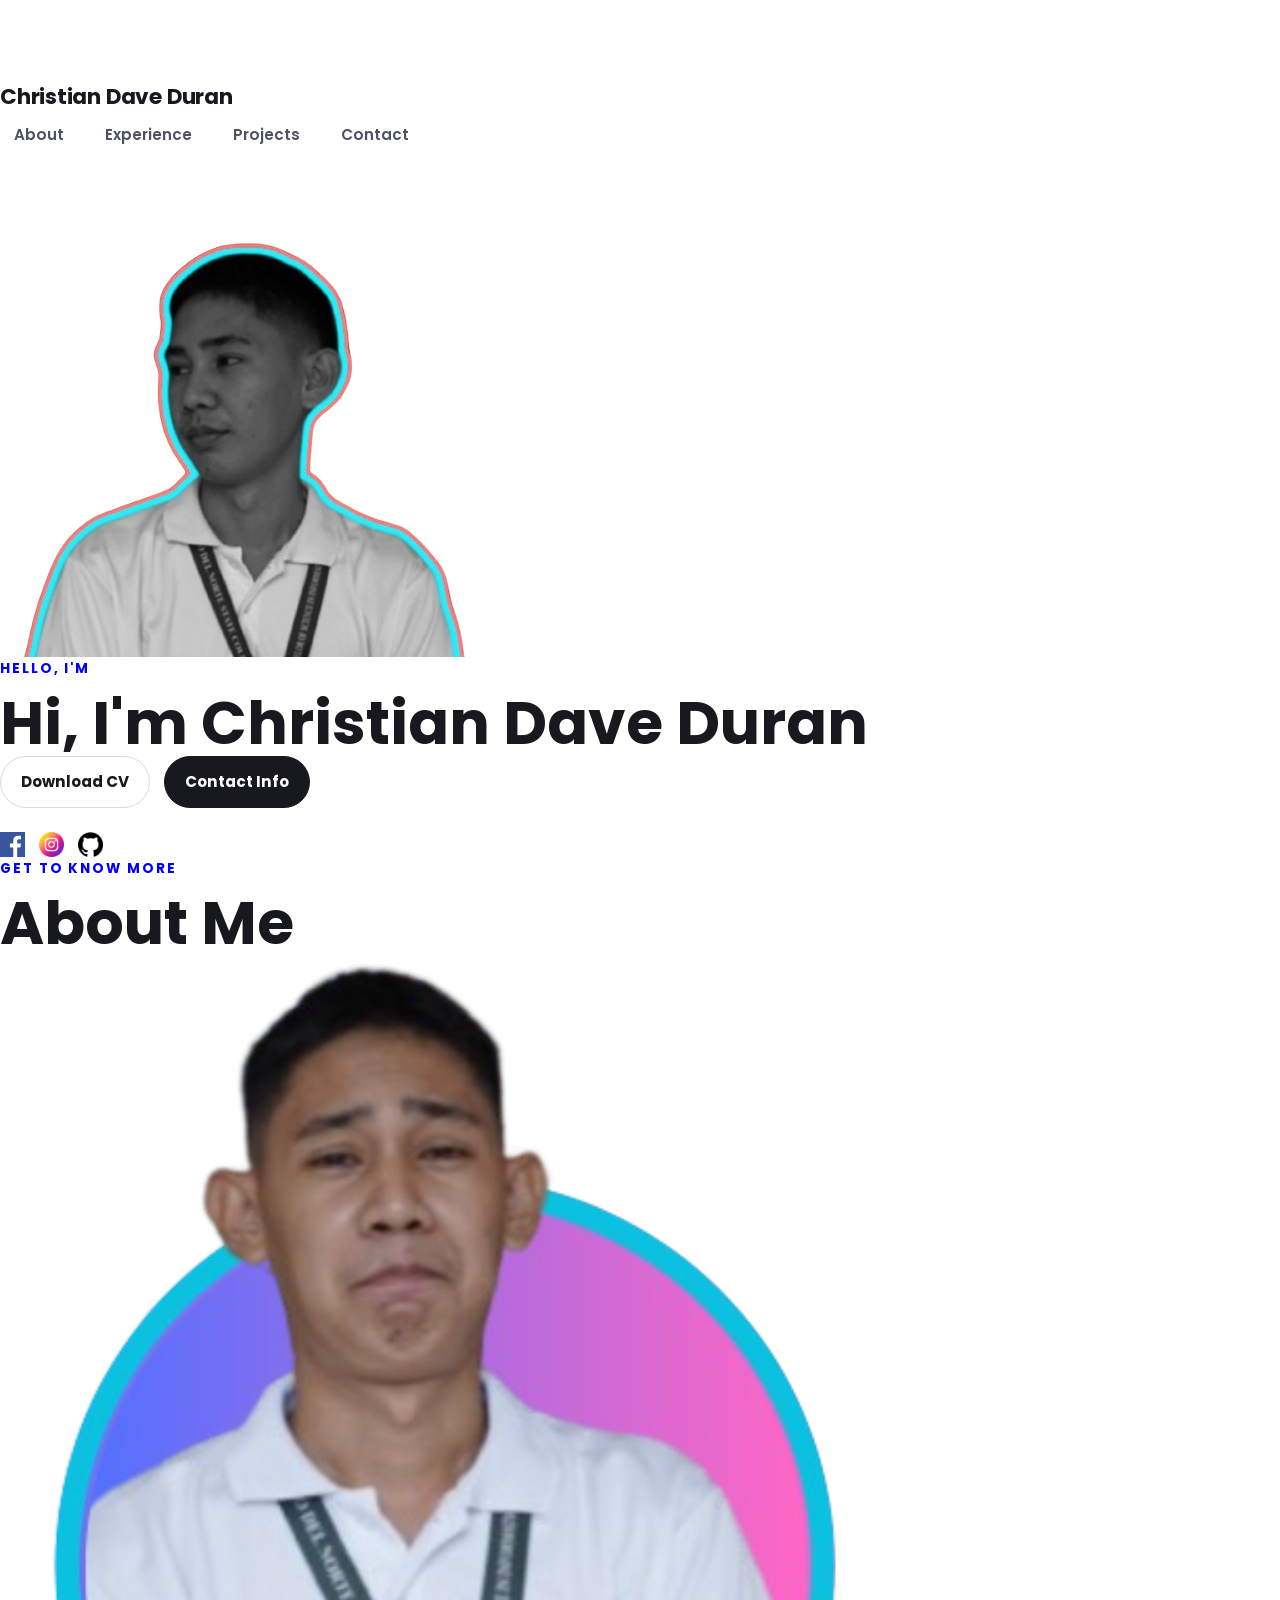
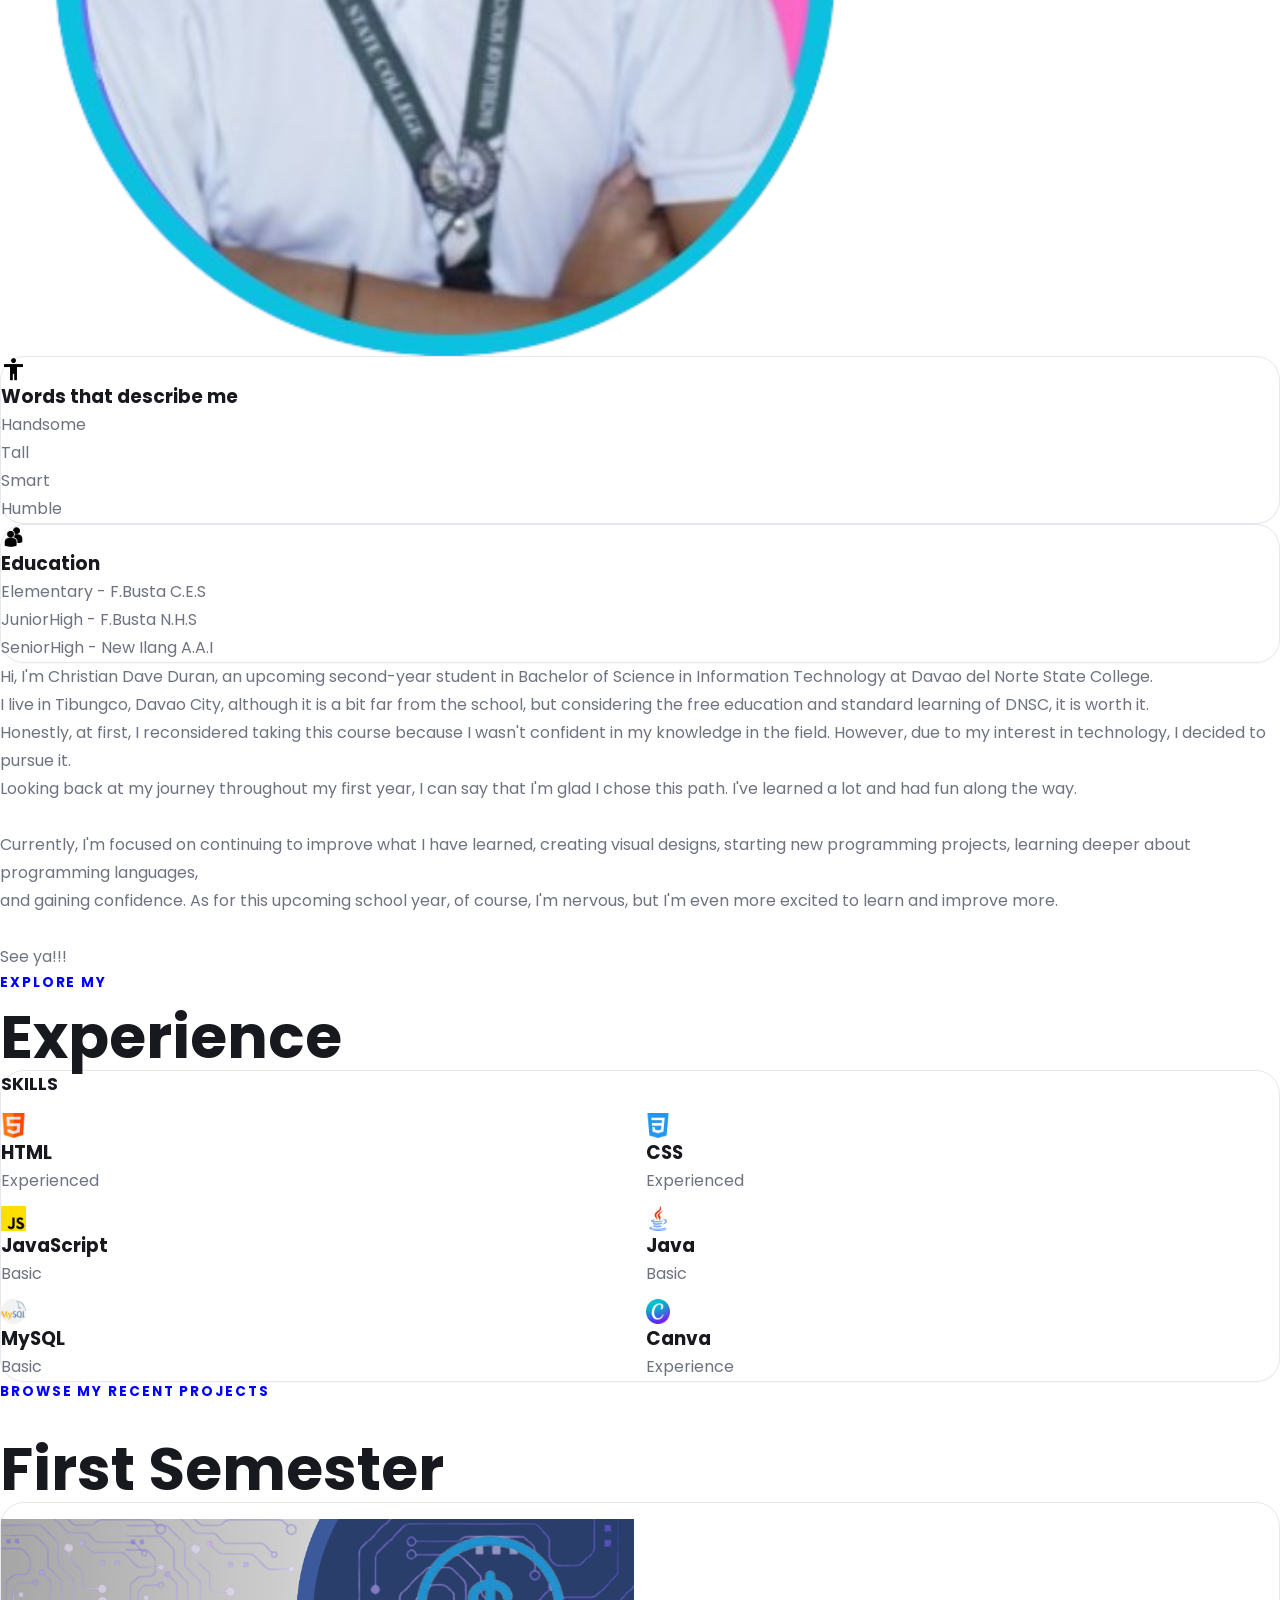
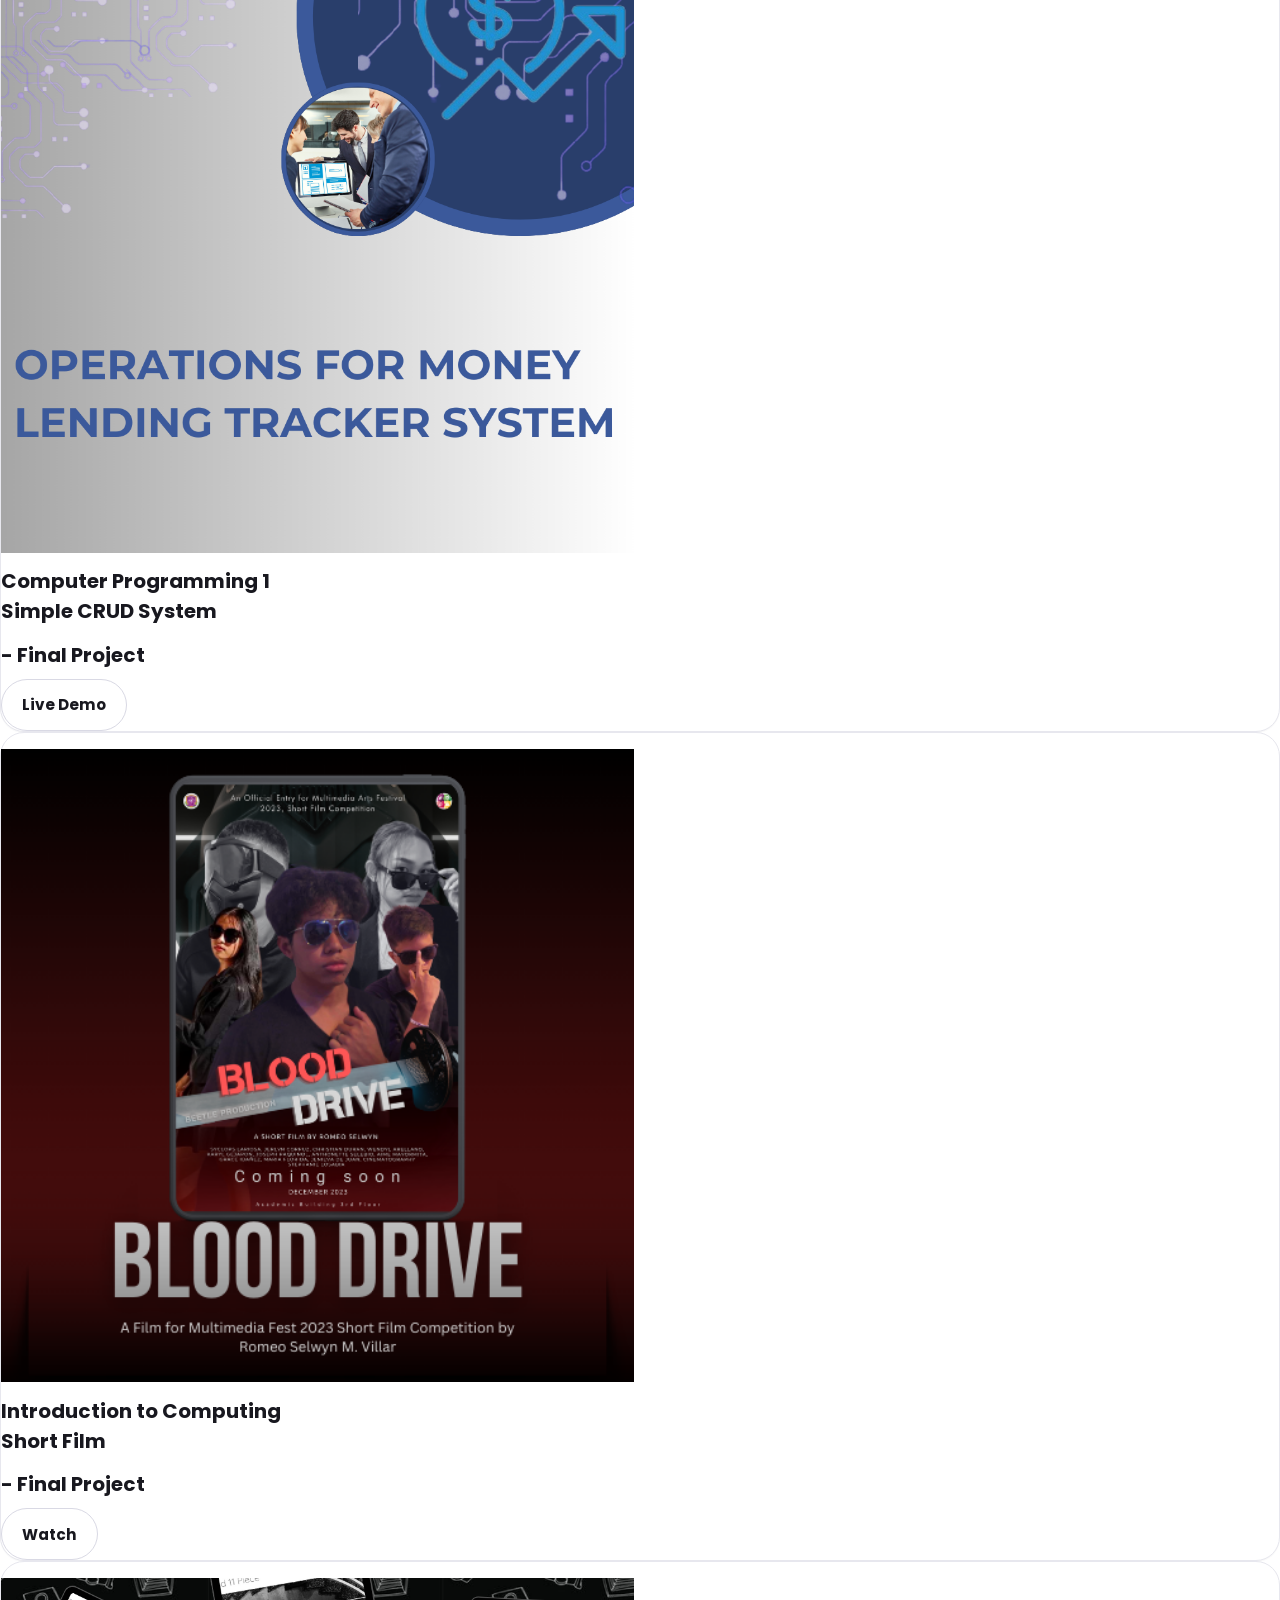
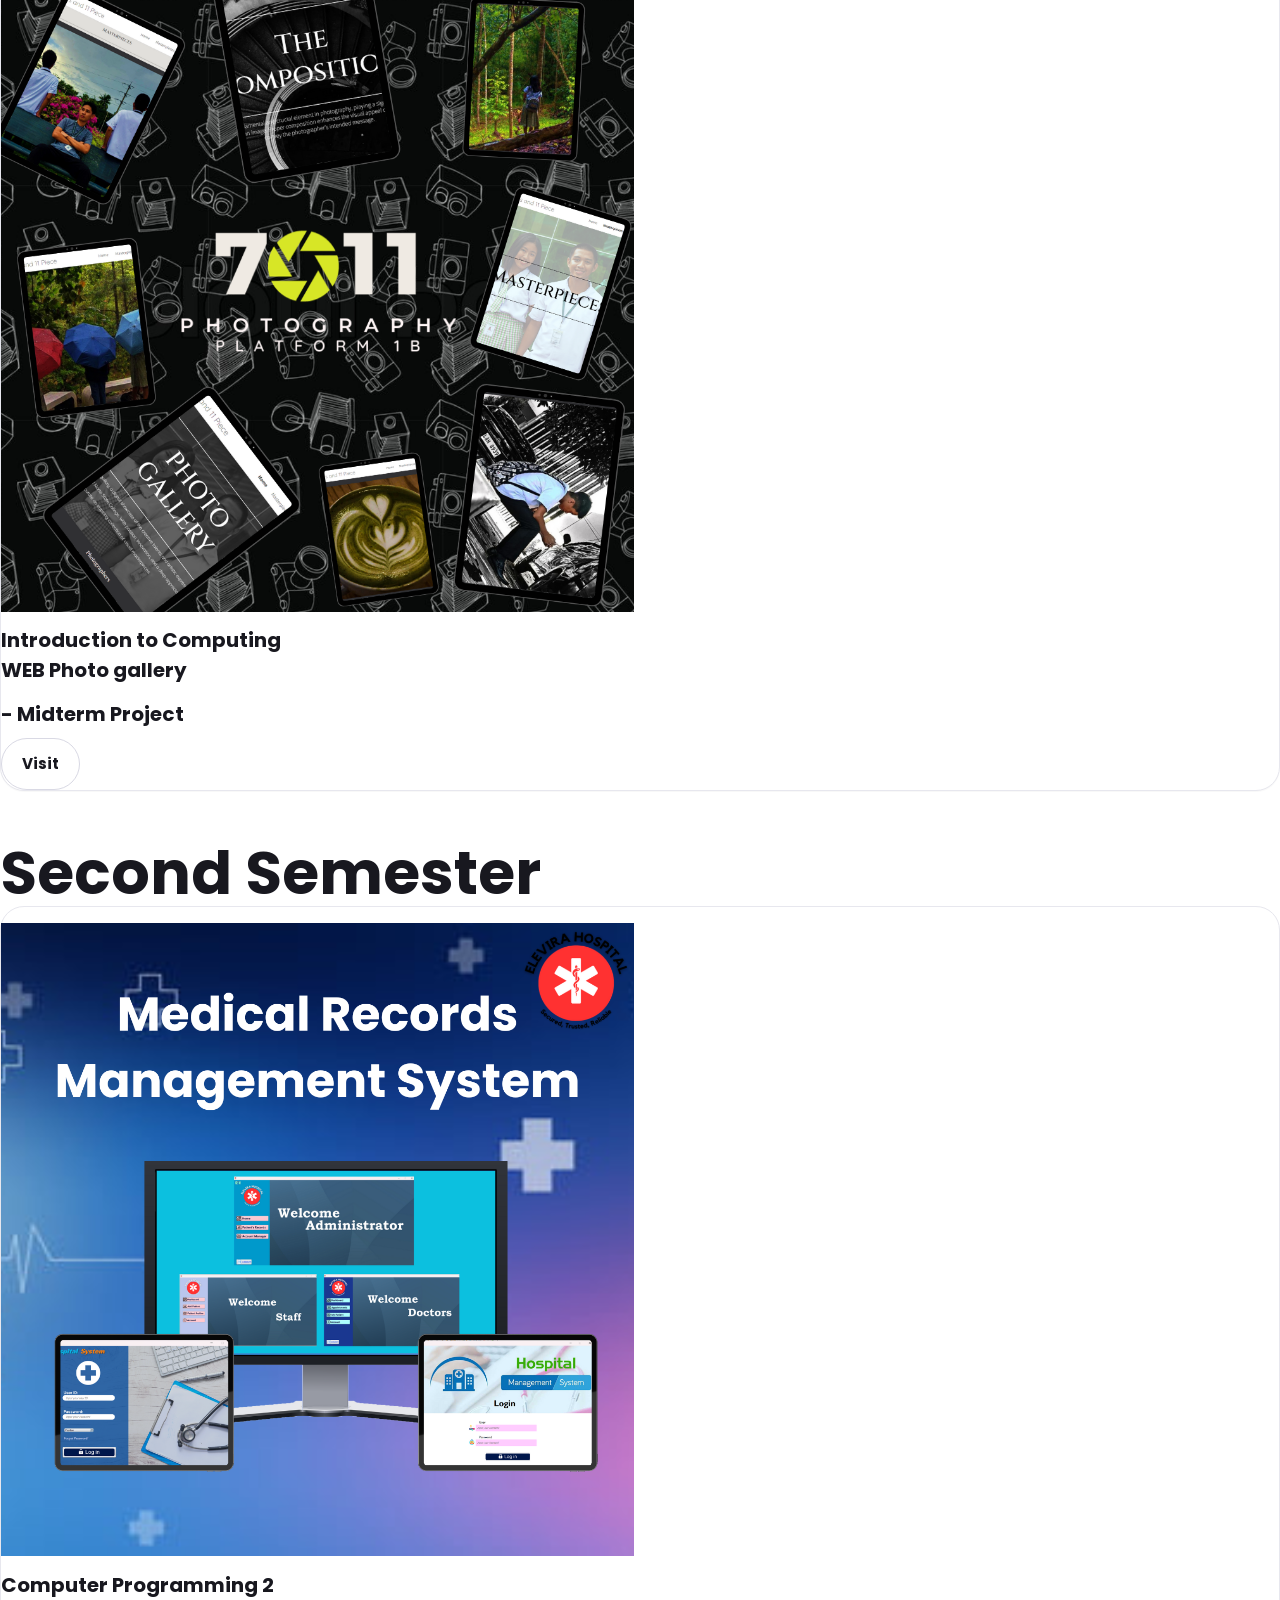
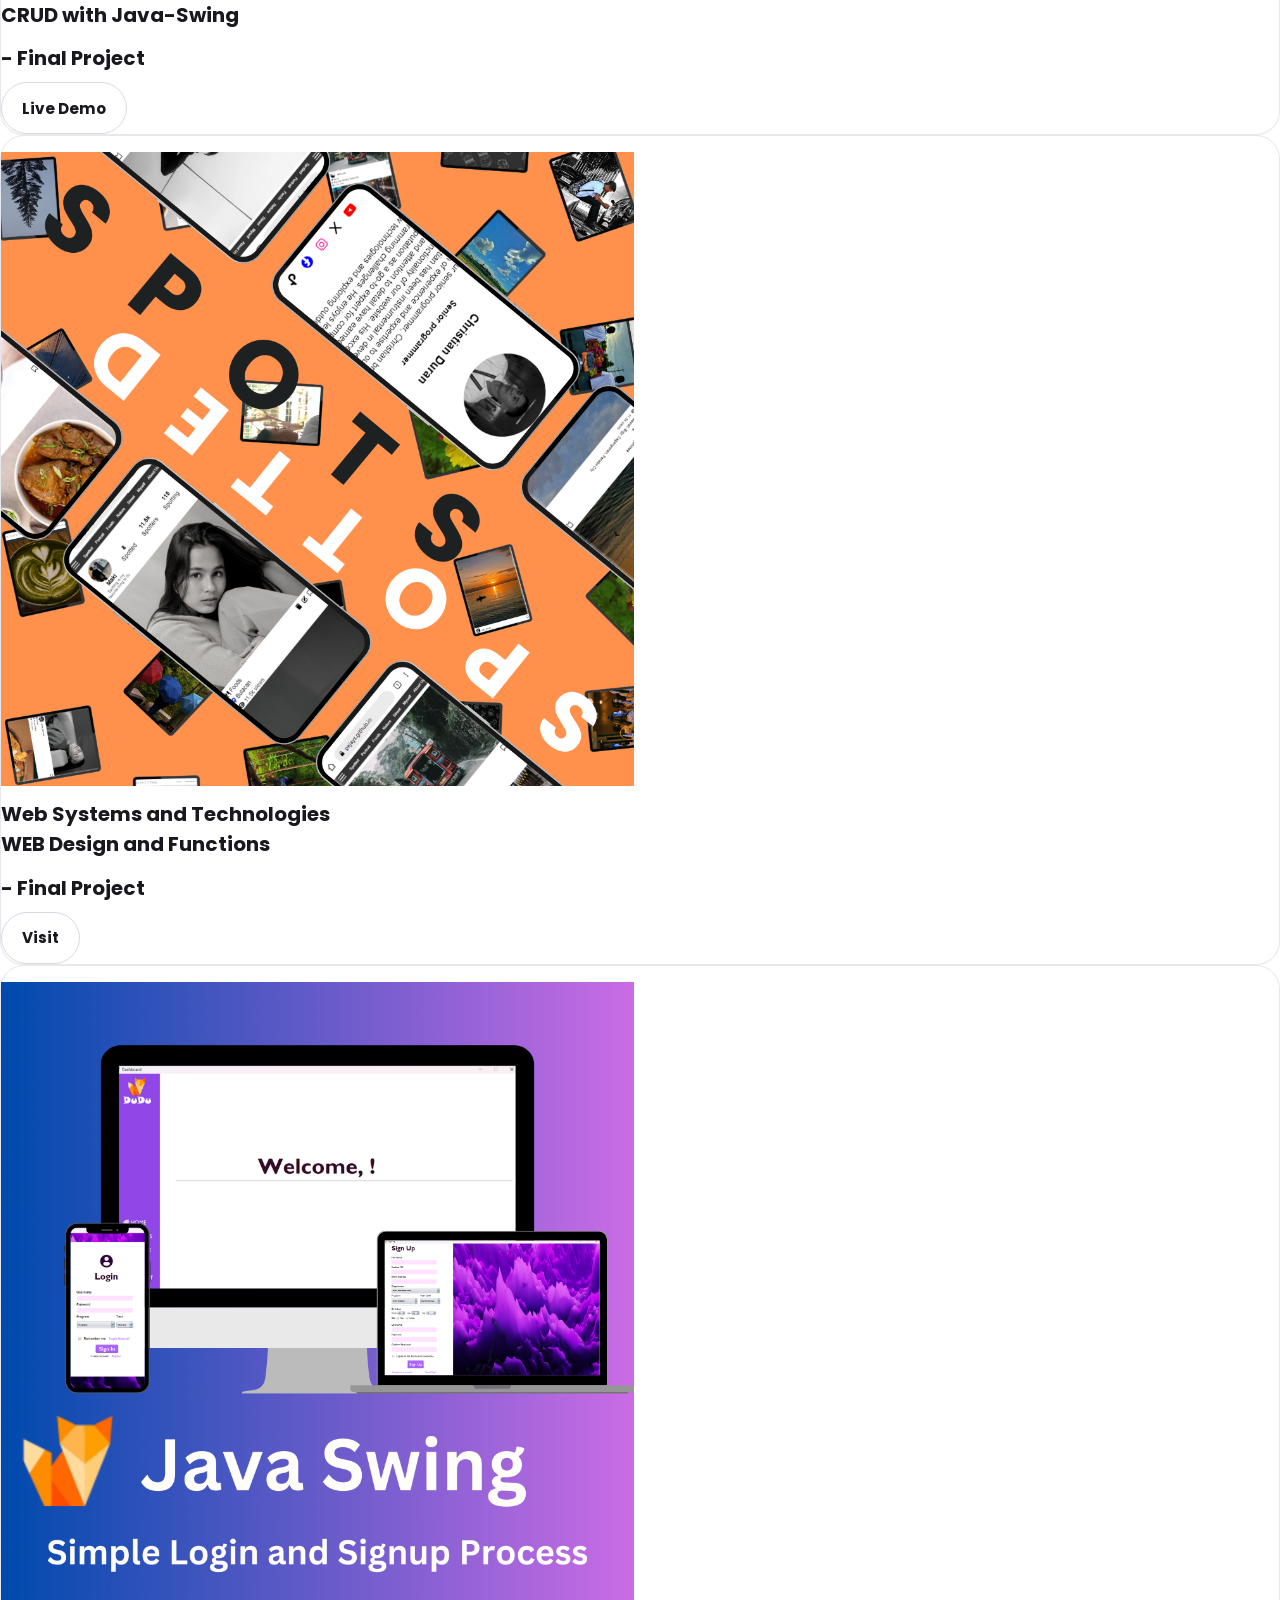
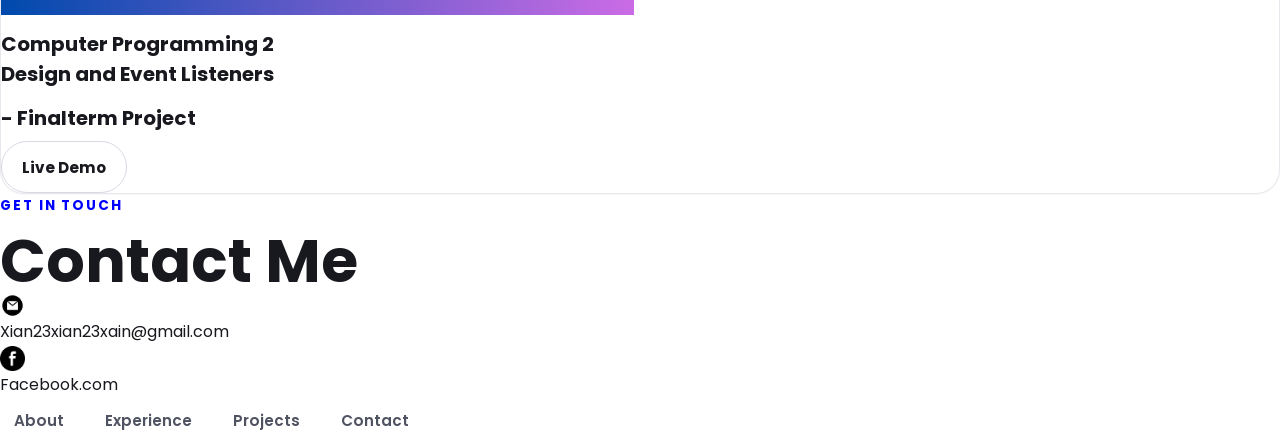
<file: index.html>
<!DOCTYPE html>
<html lang="en">
  <head>
    <meta charset="UTF-8" />
    <meta http-equiv="X-UA-Compatible" content="IE=edge" />
    <meta name="viewport" content="width=device-width, initial-scale=1.0" />
    <title>My Portfolio</title>
    <link rel="stylesheet" href="style2.css" />
    <link rel="stylesheet" href="media2.css" />
  </head>
  <body>
    <nav id="desktop-nav">
      <div class="logo">Christian Dave Duran</div>
      <div>
        <ul class="nav-links">
          <li><a href="#about">About</a></li>
          <li><a href="#experience">Experience</a></li>
          <li><a href="#projects">Projects</a></li>
          <li><a href="#contact">Contact</a></li>
        </ul>
      </div>
    </nav>
    <nav id="hamburger-nav">
      <div class="logo"> Chrisitan Dave Duran</div>
      <div class="hamburger-menu">
        <div class="hamburger-icon" onclick="toggleMenu()">
          <span></span>
          <span></span>
          <span></span>
        </div>
        <div class="menu-links">
          <li><a href="#about" onclick="toggleMenu()">About</a></li>
          <li><a href="#experience" onclick="toggleMenu()">Experience</a></li>
          <li><a href="#projects" onclick="toggleMenu()">Projects</a></li>
          <li><a href="#contact" onclick="toggleMenu()">Contact</a></li>
        </div>
      </div>
    </nav>
    <section id="profile">
      <div class="section__pic-container">
        <img src="assets/Duran_prof2.png" alt="My profile picture" />
      </div>
      
      <div class="section__text">
        <p class="section__text__p1"><span id="typed-hello" class="typed-loop"></span></p>
        <h1 class="title">
          <span id="typed-text" class="typed-loop"></span>
        </h1>
        <div class="btn-container">
          <button class="btn btn-color-2" onclick="window.open('./assets/Duran_Resume.pdf')">Download CV</button>
          <button class="btn btn-color-1" onclick="location.href='https://christinsanity.github.io/Christian-Duran/'">Contact Info</button>
        </div>
        <div id="socials-container">
          <img
            src="./assets/facebook.png"
            alt="My Facebook profile"
            class="icon"
            onclick="location.href= 'https://www.facebook.com/profile.php?id=100053012362208'"
          />
          <img
            src="./assets/instagram.png"
            alt="My Instagram profile"
            class="icon"
            onclick="location.href='https://www.instagram.com/christianduran23133/'"
          />
          <img
            src="./assets/github.png"
            alt="My Github profile"
            class="icon"
            onclick="location.href='https://github.com/ChristInsanity'"
          />
        </div>
      </div>
    </section>
    
    <section id="about">
      <p class="section__text__p1">Get To Know More</p>
      <h1 class="title">About Me</h1>
      <div class="section-container">
        <div class="section__pic-container">
          <img
            src="./assets/Duran_prof1.png"
            alt="Profile picture"
            class="about-pic"
          />
        </div>
        <div class="about-details-container">
          <div class="about-containers">
            <div class="details-container">
              <img
                src="./assets/accessibility_24dp_FILL0_wght700_GRAD0_opsz24.png"
                alt="Experience icon"
                class="icon"
              />
              <h3>Words that describe me</h3>
              <p>Handsome</p> <p>Tall</p> <p>Smart</p> <p>Humble</p>
            </div>
            <div class="details-container">
              <img
                src="./assets/education.png"
                alt="Education icon"
                class="icon"
              />
              <h3>Education</h3>
              <p>Elementary - F.Busta C.E.S<br />JuniorHigh - F.Busta N.H.S<br/> SeniorHigh - New Ilang A.A.I</p>
            </div>
          </div>
          <div class="text-container">
            <p>
              Hi, I'm Christian Dave Duran, an upcoming second-year student in Bachelor of Science in Information Technology at Davao
              del Norte State College.<br>
              I live in Tibungco, Davao City, although it is a bit far from the school, but considering the free education and
              standard learning of DNSC,
              it is worth it.<br> Honestly, at first, I reconsidered taking this course
              because I wasn't confident in my knowledge in the field. However, due to my interest in technology, I decided to pursue
              it.<br>
              
              Looking back at my journey throughout my first year, I can say that I'm glad I chose this path. I've learned a lot and
              had fun along the way.<br>
              <br>
              Currently, I'm focused on continuing to improve what I have learned, creating visual designs, starting new programming
              projects, learning deeper about programming languages,<br> and gaining confidence. As for this upcoming school year, of course, I'm nervous, but I'm
              even more excited to learn and improve more.<br>
              <br>
              See ya!!!


            </p>
          </div>
        </div>
      </div>
    </section>
    <section id="experience">
      <p class="section__text__p1">Explore My</p>
      <h1 class="title">Experience</h1>
      <div class="experience-details-container">
        <div class="about-containers">
          <div class="details-container">
            <h2 class="experience-sub-title">SKILLS</h2>
            <div class="article-container">
              <article>
                <img
                  src="./assets/html.png"
                  alt="Experience icon"
                  class="icon"
                />
                <div>
                  <h3>HTML</h3>
                  <p>Experienced</p>
                </div>
              </article>
              <article>
                <img
                  src="./assets/css-3.png"
                  alt="Experience icon"
                  class="icon"
                />
                <div>
                  <h3>CSS</h3>
                  <p>Experienced</p>
                </div>
              </article>
              <article>
                <img
                  src="./assets/js.png"
                  alt="Experience icon"
                  class="icon"
                />
                <div>
                  <h3>JavaScript</h3>
                  <p>Basic</p>
                </div>
              </article>
              <article>
                <img
                  src="./assets/java.png"
                  alt="Experience icon"
                  class="icon"
                />
                <div>
                  <h3>Java</h3>
                  <p>Basic</p>
                </div>
              </article>
              <article>
                <img
                  src="./assets/mysql (1).png"
                  alt="Experience icon"
                  class="icon"
                />
                <div>
                  <h3>MySQL</h3>
                  <p>Basic</p>
                </div>
              </article>
              <article>
                <img
                  src="./assets/Canva_icon_2021.svg.png"
                  alt="Experience icon"
                  class="icon"
                />
                <div>
                  <h3>Canva</h3>
                  <p>Experience</p>
                </div>
              </article>
            </div>
          </div>
    
    </section>
    <section id="projects">
      <h1 class="section__text__p1">Browse My Recent Projects</h1>
      <br>
      <h1 class="title">First Semester</h1>
      <div class="experience-details-container">
        <div class="about-containers">
          <div class="details-container color-container">
            <div class="article-container">
              <img
                src="./assets/crud_1.0.png"
                alt="Project 1"
                class="project-img"
              />
            </div>
            <h2 class="experience-sub-title project-title">Computer Programming 1
              <br> Simple CRUD System
            </h2>
            <h2 class="experience-sub-title project-title">- Final Project</h2>
            <div class="btn-container">
              <button
                class="btn btn-color-2 project-btn"
                onclick="location.href='https://github.com/'"
              >
              
                Live Demo
              </button>
            </div>
          </div>
          <div class="details-container color-container">
            <div class="article-container">
              <img
                src="./assets/Blood-Drive-Poster.png"
                alt="Project 2"
                class="project-img"
              />
            </div>
            <h2 class="experience-sub-title project-title">Introduction to Computing
              <br>Short Film
            </h2>
            <h2 class="experience-sub-title project-title">- Final Project</h2>
            <div class="btn-container">
              <button
                class="btn btn-color-2 project-btn"
                onclick="location.href='https://drive.google.com/drive/folders/1Rh3dyNtpz3bse1VNP77jhs_1emPEiLgj?fbclid=IwZXh0bgNhZW0CMTAAAR3g5PYeb0tTTMUEui13Y_G1o4yVZvSjGN_ka3P3wAYQHEUNS4i0yp-gLlw_aem_AfZQVCQEq1Gfc8GD_HwNMfNtfXhGg0C7BvL_BbrnZMy1e3SLbPFMHzgWnw3Q0Ulhcg4jI9LuwSmIHItU9ukuwNUR'"
              >
              
                Watch
              </button>
            </div>
          </div>
          <div class="details-container color-container">
            <div class="article-container">
              <img
                src="./assets/Photography.png"
                alt="Project 3"
                class="project-img"
              />
            </div>
            <h2 class="experience-sub-title project-title"><h2 class="experience-sub-title project-title">Introduction to Computing
              <br>WEB Photo gallery
            </h2>
            <h2 class="experience-sub-title project-title"><h2 class="experience-sub-title project-title">- Midterm Project</h2></h2>
            <div class="btn-container">
              <button
                class="btn btn-color-2 project-btn"
                onclick="location.href='https://sites.google.com/dnsc.edu.ph/7-pics-11-works/home?authuser=2'"
              >
             
                Visit
              </button>
            </div>
          </div>
          
        </div>
      </div>
      
    </section>
    <br>
    <br>
    <section id="projects">
      <h3 class="title">Second Semester</h3>
      <div class="experience-details-container">
        <div class="about-containers">
          <div class="details-container color-container">
            <div class="article-container">
              <img
                src="./assets/Prog2_CRUD.png"
                alt="Project 1"
                class="project-img"
              />
            </div>
            <h2 class="experience-sub-title project-title">Computer Programming 2
              <br> CRUD with Java-Swing
            </h2>
            <h2 class="experience-sub-title project-title">- Final Project</h2>
            <div class="btn-container">
              <button
                class="btn btn-color-2 project-btn"
                onclick="location.href='https://drive.google.com/drive/folders/1yPpLFJwp4YjRmC9hcB_5741AWQjTWn9T?usp=drive_link'"
              >
              
                Live Demo
              </button>
            </div>
          </div>
          <div class="details-container color-container">
            <div class="article-container">
              <img
                src="./assets/SPOTS1 (1).png"
                class="project-img"
              />
            </div>
            <h2 class="experience-sub-title project-title">Web Systems and Technologies
              <br>WEB Design and Functions
            </h2>
            <h2 class="experience-sub-title project-title">- Final Project</h2>
            <div class="btn-container">
      
              <button
                class="btn btn-color-2 project-btn"
                onclick="location.href='https://pejays.github.io/spots/?fbclid=IwZXh0bgNhZW0CMTAAAR16K9NY_bp5jof5fCmYcjDtM8Nr4nzDzW61tuTpBVUt0KMzwsIK7t0eQcQ_aem_AfZphypzAh2UfVz7nnlhU_UMG2usotRAwlzuR2kTIf0gaFyTxfut1HibTut-UPhLQcNXqaPtqnEAjDr5xJ-JzRch'"
              >
                Visit
              </button>
            </div>
          </div>
          <div class="details-container color-container">
            <div class="article-container">
              <img
                src="./assets/Java Swing (1).png"
                alt="Project 3"
                class="project-img"
              />
            </div>
            <h2 class="experience-sub-title project-title"><h2 class="experience-sub-title project-title">Computer Programming 2
              <br>Design and Event Listeners
            </h2>
            <h2 class="experience-sub-title project-title"><h2 class="experience-sub-title project-title">- Finalterm Project</h2></h2>
            <div class="btn-container">
              <button
                class="btn btn-color-2 project-btn"
                onclick="location.href='https://drive.google.com/drive/folders/1yPpLFJwp4YjRmC9hcB_5741AWQjTWn9T?usp=drive_link'"
              >
             
                Live Demo
              </button>
            </div>
          </div>
          
        </div>
      </div>
      
    </section>
    <section id="contact">
      <p class="section__text__p1">Get in Touch</p>
      <h1 class="title">Contact Me</h1>
      <div class="contact-info-upper-container">
        <div class="contact-info-container">
          <img
            src="./assets/email.png"
            alt="Email icon"
            class="icon contact-icon email-icon"
          />
          <p><a href="mailto:examplemail@gmail.com">Xian23xian23xain@gmail.com</a></p>
        </div>
        <div class="contact-info-container">
          <img
            src="./assets/287739_facebook_icon.png"
            alt="Facebook icon"
            class="icon contact-icon"
          />
          <p><a href="https://www.facebook.com/profile.php?id=100053012362208">Facebook.com  </a></p>
        </div>
      </div>
    </section>
    <footer>
      <nav>
        <div class="nav-links-container">
          <ul class="nav-links">
            <li><a href="#about">About</a></li>
            <li><a href="#experience">Experience</a></li>
            <li><a href="#projects">Projects</a></li>
            <li><a href="#contact">Contact</a></li>
          </ul>
        </div>
      </nav>
    </footer>
    <script src="script2.js"></script>
    <script src="typed.js"></script>
    <script>
      document.addEventListener('DOMContentLoaded', function () {
            var optionsHello = {
              strings: ['Hello, I\'m', 'I am a', ' Studying at'],
              typeSpeed: 80,
              backSpeed: 50,
              startDelay: 7.5,
              loop: true,
              showCursor: false
            };
      
            var optionsName = {
              strings: ['Christian', 'BSIT Student', 'DNSC'],
              typeSpeed: 95,
              backSpeed: 50 ,
              startDelay: 8.5,
              loop: true,
              showCursor: false
            };
      
            var typedHello = new Typed("#typed-hello", optionsHello);
            var typedName = new Typed("#typed-text", optionsName);
      });
      
        </script>
  
  </body>
</html>
</file>
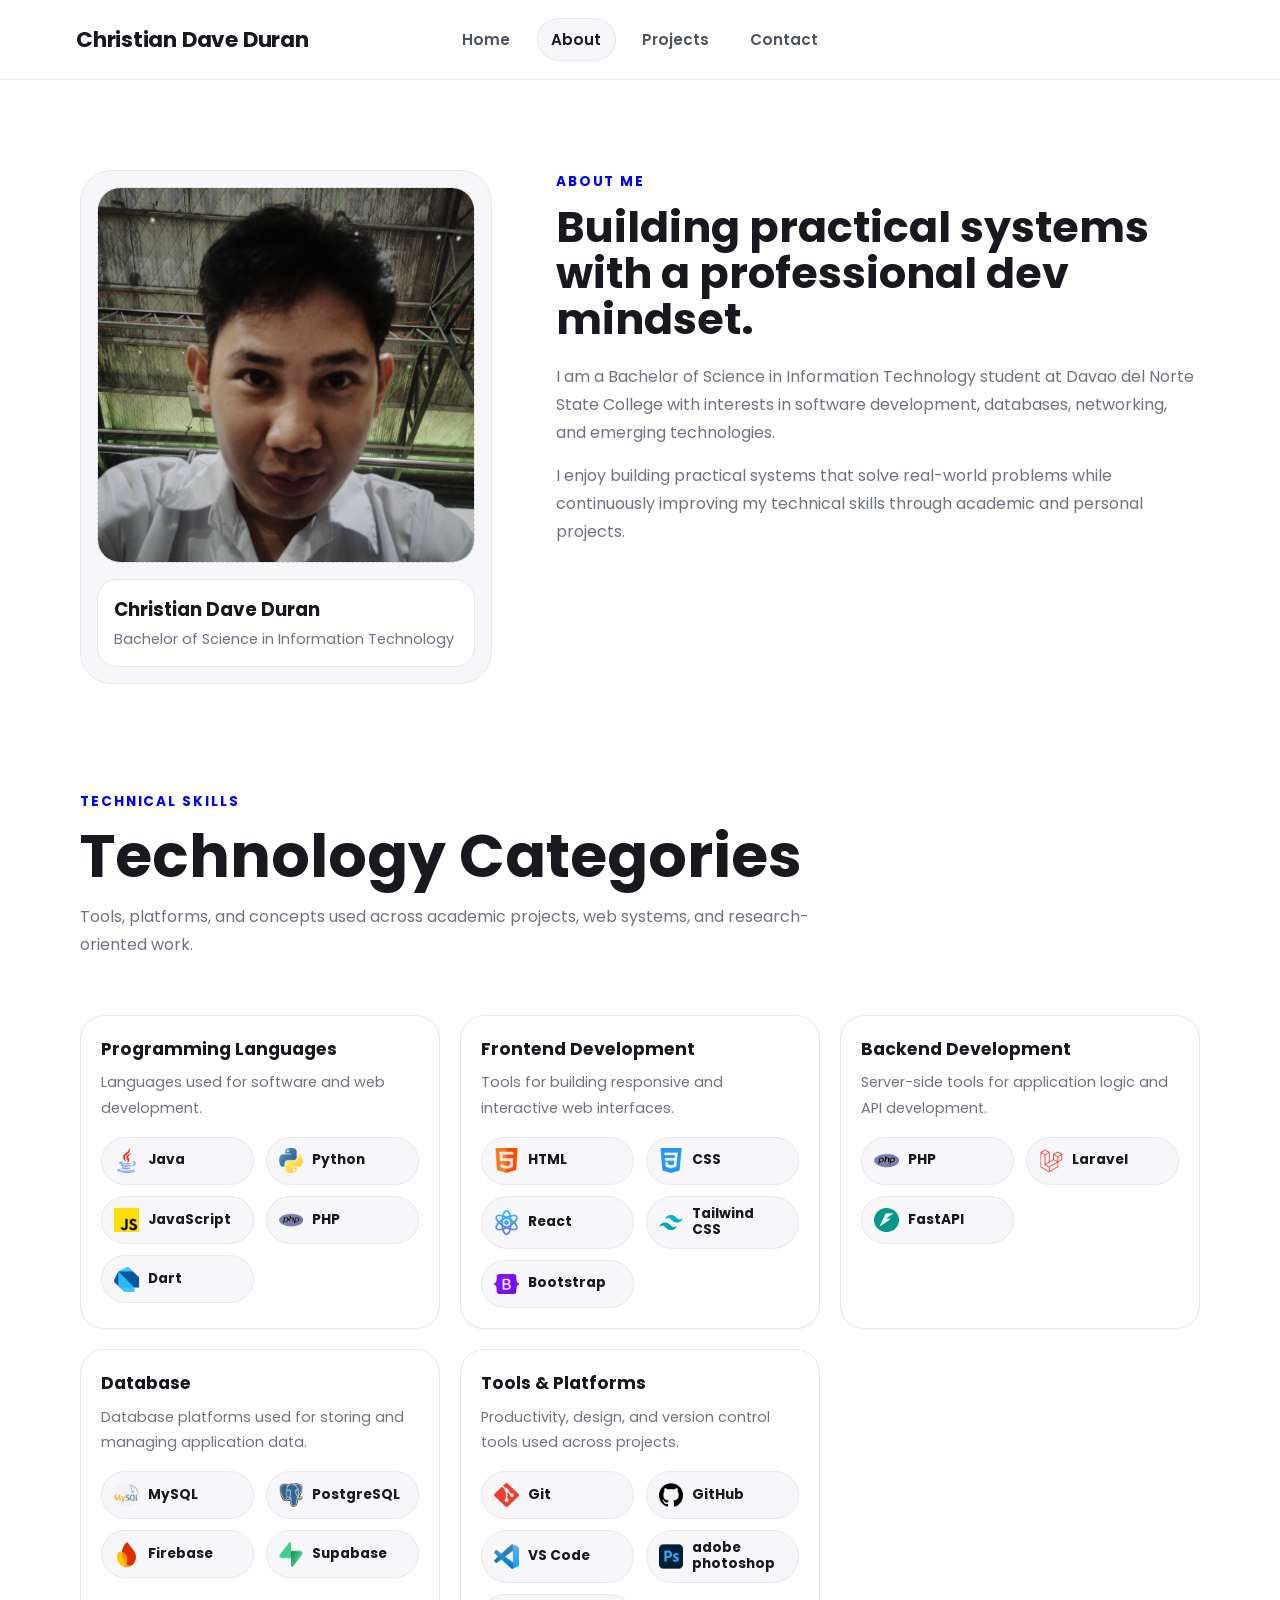
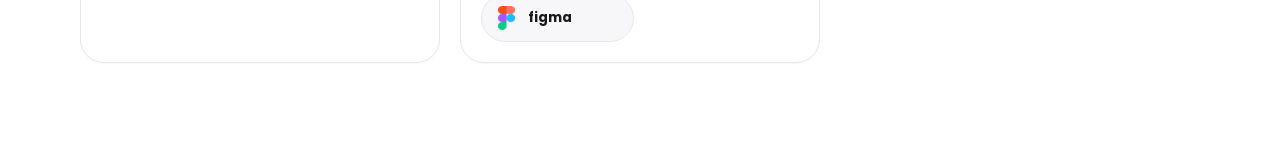
<file: about.html>
<!DOCTYPE html>
<html lang="en">
  <head>
    <meta charset="UTF-8" />
    <meta http-equiv="X-UA-Compatible" content="IE=edge" />
    <meta name="viewport" content="width=device-width, initial-scale=1.0" />
    <title>About | Christian Dave Duran</title>
    <link rel="stylesheet" href="style2.css" />
    <link rel="stylesheet" href="media2.css" />
  </head>
  <body data-page="about">
    <nav class="site-nav" id="desktop-nav">
      <a class="logo" href="index.html">Christian Dave Duran</a>
      <ul class="nav-links">
        <li><a href="index.html" data-page-link="home">Home</a></li>
        <li><a href="about.html" data-page-link="about">About</a></li>
        <li><a href="projects.html" data-page-link="projects">Projects</a></li>
        <li><a href="contact.html" data-page-link="contact">Contact</a></li>
      </ul>
    </nav>

    <nav class="site-nav" id="hamburger-nav">
      <a class="logo" href="index.html">Christian Dave Duran</a>
      <div class="mobile-nav-actions">
        <div class="hamburger-menu">
        <button class="hamburger-icon" type="button" aria-label="Open menu" aria-expanded="false" onclick="toggleMenu()">
          <span></span>
          <span></span>
          <span></span>
        </button>
        <ul class="menu-links">
          <li><a href="index.html" data-page-link="home">Home</a></li>
          <li><a href="about.html" data-page-link="about">About</a></li>
          <li><a href="projects.html" data-page-link="projects">Projects</a></li>
          <li><a href="contact.html" data-page-link="contact">Contact</a></li>
        </ul>
        </div>
      </div>
    </nav>

    <main>
      <section class="page-section reveal">
        <div class="page-shell about-modern-layout">
          <div class="about-image-placeholder">
            <div class="about-placeholder-frame">
              <img src="./assets/profpic.jpg" alt="Christian Dave Duran portrait" class="about-profile-image" />
            </div>
            <div class="about-profile-caption">
              <h2>Christian Dave Duran</h2>
              <p>Bachelor of Science in Information Technology</p>
            </div>
          </div>
          <div class="about-modern-content">
            <p class="section__text__p1">About Me</p>
            <h1 class="title about-title">Building practical systems with a professional dev mindset.</h1>
            <div class="text-container about-summary">
              <p>
                I am a Bachelor of Science in Information Technology student at Davao del Norte State College with interests in software development, databases, networking, and emerging technologies.
              </p>
              <p>
                I enjoy building practical systems that solve real-world problems while continuously improving my technical skills through academic and personal projects.
              </p>
            </div>
          </div>
        </div>
      </section>

      <section class="page-section about-skills-section reveal">
        <div class="page-shell">
          <div class="section-heading">
            <p class="section__text__p1">Technical Skills</p>
            <h1 class="title">Technology Categories</h1>
            <p>Tools, platforms, and concepts used across academic projects, web systems, and research-oriented work.</p>
          </div>

          <div class="technology-grid">
            <article class="details-container tech-category-card">
              <h2 class="experience-sub-title">Programming Languages</h2>
              <p class="tech-category-description">Languages used for software and web development.</p>
              <div class="article-container tech-list">
                <div class="tech-pill"><img src="./assets/java.png" alt="Java icon" class="icon" /><h3>Java</h3></div>
                <div class="tech-pill"><img src="./assets/python.png" alt="PHP icon" class="icon" /><h3>Python</h3></div>
                <div class="tech-pill"><img src="./assets/js.png" alt="JavaScript icon" class="icon" /><h3>JavaScript</h3></div>
                <div class="tech-pill"><img src="./assets/php.png" alt="PHP icon" class="icon" /><h3>PHP</h3></div>
                <div class="tech-pill"><img src="./assets/dart.png" alt="CSS icon" class="icon" /><h3>Dart</h3></div>
              </div>
            </article>

            <article class="details-container tech-category-card">
              <h2 class="experience-sub-title">Frontend Development</h2>
              <p class="tech-category-description">Tools for building responsive and interactive web interfaces.</p>
              <div class="article-container tech-list">
                <div class="tech-pill"><img src="./assets/html.png" alt="HTML icon" class="icon" /><h3>HTML</h3></div>
                <div class="tech-pill"><img src="./assets/css-3.png" alt="CSS icon" class="icon" /><h3>CSS</h3></div>
                <div class="tech-pill"><img src="./assets/atom.png" alt="CSS icon" class="icon" /><h3>React</h3></div>
                <div class="tech-pill"><img src="./assets/icons8-tailwind-css-48.png" alt="CSS icon" class="icon" /><h3>Tailwind CSS</h3></div>
                <div class="tech-pill"><img src="./assets/bootstrap (1).png" alt="CSS icon" class="icon" /><h3>Bootstrap</h3></div>
              </div>
            </article>

            <article class="details-container tech-category-card">
              <h2 class="experience-sub-title">Backend Development</h2>
              <p class="tech-category-description">Server-side tools for application logic and API development.</p>
              <div class="article-container tech-list">
                <div class="tech-pill"><img src="./assets/php.png" alt="CSS icon" class="icon" /><h3>PHP</h3></div>
                <div class="tech-pill"><img src="./assets/icons8-laravel-64.png" alt="CSS icon" class="icon" /><h3>Laravel</h3></div>
                <div class="tech-pill"><img src="./assets/fastapi.png" alt="CSS icon" class="icon" /><h3>FastAPI</h3></div>
              </div>
            </article>

            <article class="details-container tech-category-card">
              <h2 class="experience-sub-title">Database</h2>
              <p class="tech-category-description">Database platforms used for storing and managing application data.</p>
              <div class="article-container tech-list">
                <div class="tech-pill"><img src="./assets/mysql (1).png" alt="MySQL icon" class="icon" /><h3>MySQL</h3></div>
                <div class="tech-pill"><img src="./assets/postgresql.png" alt="CSS icon" class="icon" /><h3>PostgreSQL</h3></div>
                <div class="tech-pill"><img src="./assets/firebase.png" alt="CSS icon" class="icon" /><h3>Firebase</h3></div>
                <div class="tech-pill"><img src="./assets/supabase.png" alt="CSS icon" class="icon" /><h3>Supabase</h3></div>
              </div>
            </article>

            <article class="details-container tech-category-card">
              <h2 class="experience-sub-title">Tools &amp; Platforms</h2>
              <p class="tech-category-description">Productivity, design, and version control tools used across projects.</p>
              <div class="article-container tech-list">
                <div class="tech-pill"><img src="./assets/git.png" alt="GitHub icon" class="icon" /><h3>Git</h3></div>
                <div class="tech-pill"><img src="./assets/github.png" alt="GitHub icon" class="icon" /><h3>GitHub</h3></div>
                <div class="tech-pill"><img src="./assets/vscode.png" alt="GitHub icon" class="icon" /><h3>VS Code</h3></div>
                <div class="tech-pill"><img src="./assets/adobe-photoshop.png" alt="Canva icon" class="icon" /><h3>adobe photoshop</h3></div>
                <div class="tech-pill"><img src="./assets/figma.png" alt="Canva icon" class="icon" /><h3>figma</h3></div>
              </div>
            </article>
          </div>
        </div>
      </section>
    </main>

    <script src="typed.js"></script>
    <script src="script2.js"></script>
  </body>
</html>
</file>
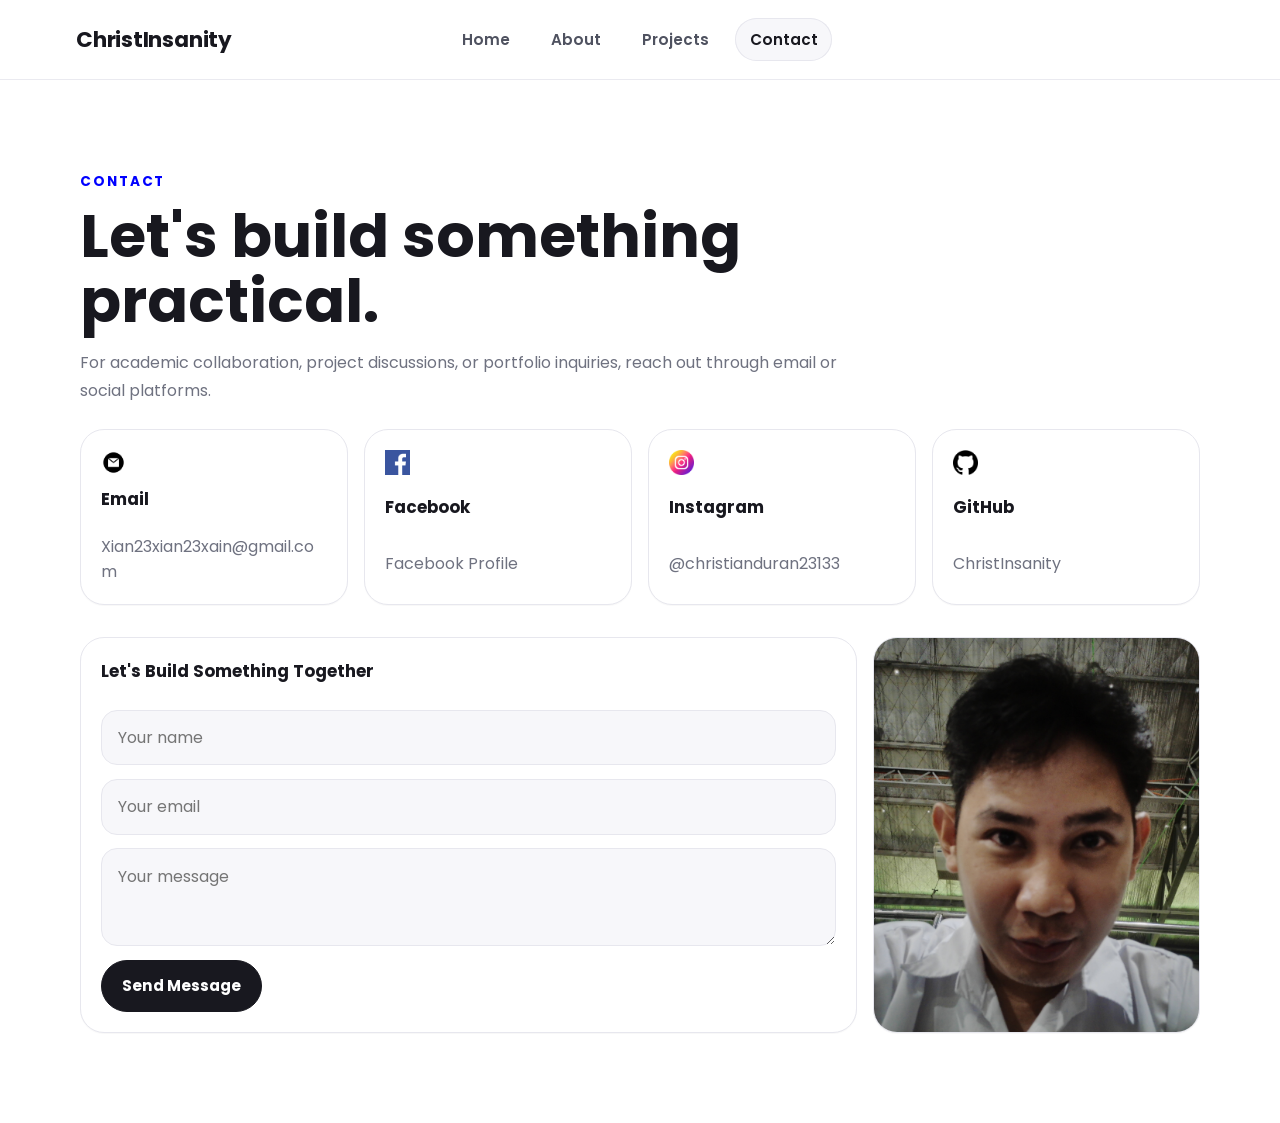
<file: contact.html>
<!DOCTYPE html>
<html lang="en">
  <head>
    <meta charset="UTF-8" />
    <meta http-equiv="X-UA-Compatible" content="IE=edge" />
    <meta name="viewport" content="width=device-width, initial-scale=1.0" />
    <title>Contact | Christian Dave Duran</title>
    <link rel="stylesheet" href="style2.css" />
    <link rel="stylesheet" href="media2.css" />
  </head>
  <body data-page="contact">
    <nav class="site-nav" id="desktop-nav">
      <a class="logo" href="index.html">ChristInsanity</a>
      <ul class="nav-links">
        <li><a href="index.html" data-page-link="home">Home</a></li>
        <li><a href="about.html" data-page-link="about">About</a></li>
        <li><a href="projects.html" data-page-link="projects">Projects</a></li>
        <li><a href="contact.html" data-page-link="contact">Contact</a></li>
      </ul>
    </nav>

    <nav class="site-nav" id="hamburger-nav">
      <a class="logo" href="index.html">Christian Dave Duran</a>
      <div class="mobile-nav-actions">
        <div class="hamburger-menu">
        <button class="hamburger-icon" type="button" aria-label="Open menu" aria-expanded="false" onclick="toggleMenu()">
          <span></span>
          <span></span>
          <span></span>
        </button>
        <ul class="menu-links">
          <li><a href="index.html" data-page-link="home">Home</a></li>
          <li><a href="about.html" data-page-link="about">About</a></li>
          <li><a href="projects.html" data-page-link="projects">Projects</a></li>
          <li><a href="contact.html" data-page-link="contact">Contact</a></li>
        </ul>
        </div>
      </div>
    </nav>

    <main>
      <section class="page-section reveal">
        <div class="page-shell contact-layout">
          <div class="contact-copy">
            <p class="section__text__p1">Contact</p>
            <h1 class="title">Let's build something practical.</h1>
            <p>
              For academic collaboration, project discussions, or portfolio inquiries, reach out through email or social platforms.
            </p>
          </div>

          <div class="contact-grid">
            <article class="details-container contact-card">
              <img src="./assets/email.png" alt="Email icon" class="icon email-icon" />
              <h2>Email</h2>
              <a href="mailto:Xian23xian23xain@gmail.com">Xian23xian23xain@gmail.com</a>
            </article>
            <article class="details-container contact-card">
              <img src="./assets/facebook.png" alt="Facebook icon" class="icon" />
              <h2>Facebook</h2>
              <a href="https://www.facebook.com/profile.php?id=100053012362208" target="_blank" rel="noopener noreferrer">Facebook Profile</a>
            </article>
            <article class="details-container contact-card">
              <img src="./assets/instagram.png" alt="Instagram icon" class="icon" />
              <h2>Instagram</h2>
              <a href="https://www.instagram.com/christianduran23133/" target="_blank" rel="noopener noreferrer">@christianduran23133</a>
            </article>
            <article class="details-container contact-card">
              <img src="./assets/github.png" alt="GitHub icon" class="icon" />
              <h2>GitHub</h2>
              <a href="https://github.com/ChristInsanity" target="_blank" rel="noopener noreferrer">ChristInsanity</a>
            </article>
          </div>

          <div class="contact-form-media">
            <form class="details-container contact-form" aria-label="Contact form placeholder">
              <h2>Let's Build Something Together</h2>
              <input type="text" name="name" placeholder="Your name" />
              <input type="email" name="email" placeholder="Your email" />
              <textarea name="message" rows="5" placeholder="Your message"></textarea>
              <button class="btn btn-color-1" type="button">Send Message</button>
            </form>

            <article class="details-container contact-video-card" aria-label="Looping contact video">
              <video class="contact-loop-video" autoplay muted loop playsinline preload="metadata" poster="./assets/profpic.jpg" disablepictureinpicture controlslist="nodownload nofullscreen noremoteplayback" oncontextmenu="return false">
                <source src="./assets/loop.mp4" type="video/mp4" />
              </video>
            </article>
          </div>
        </div>
      </section>
    </main>

    <script src="typed.js"></script>
    <script src="script2.js"></script>
  </body>
</html>
</file>
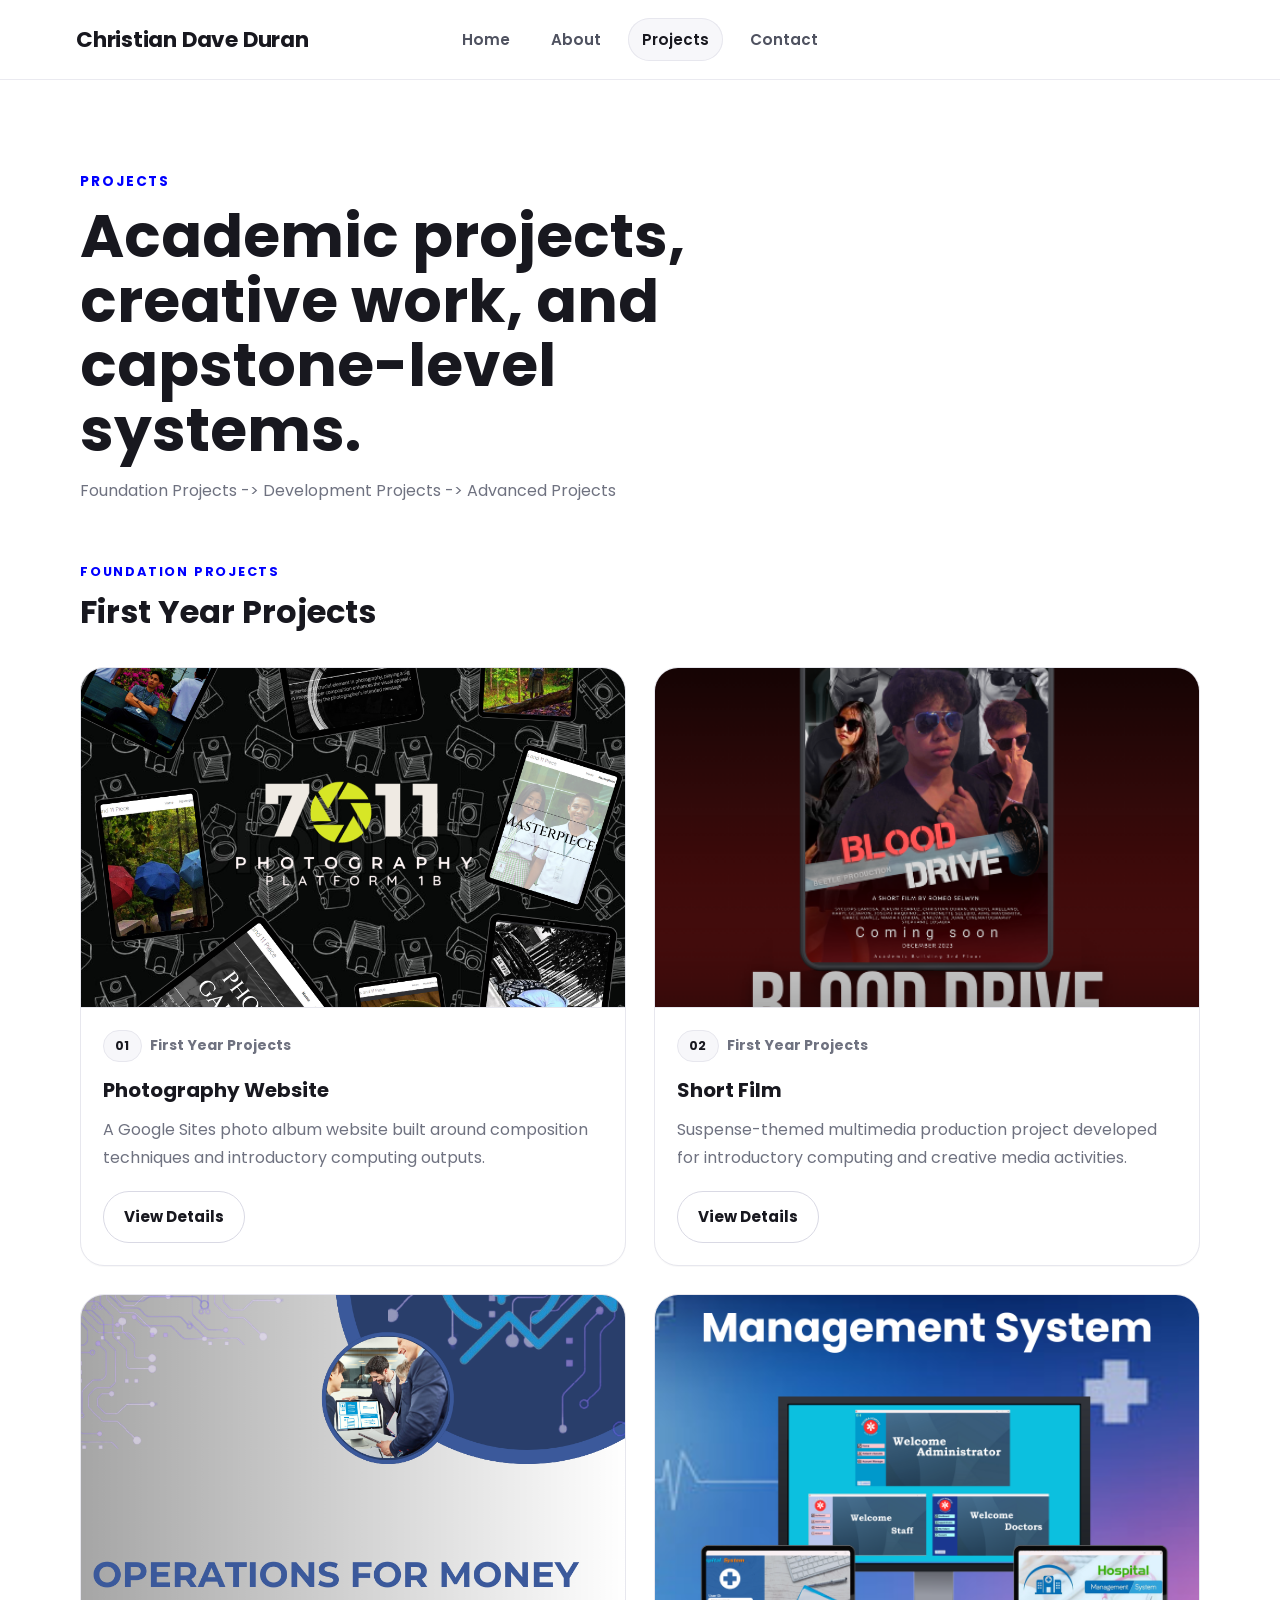
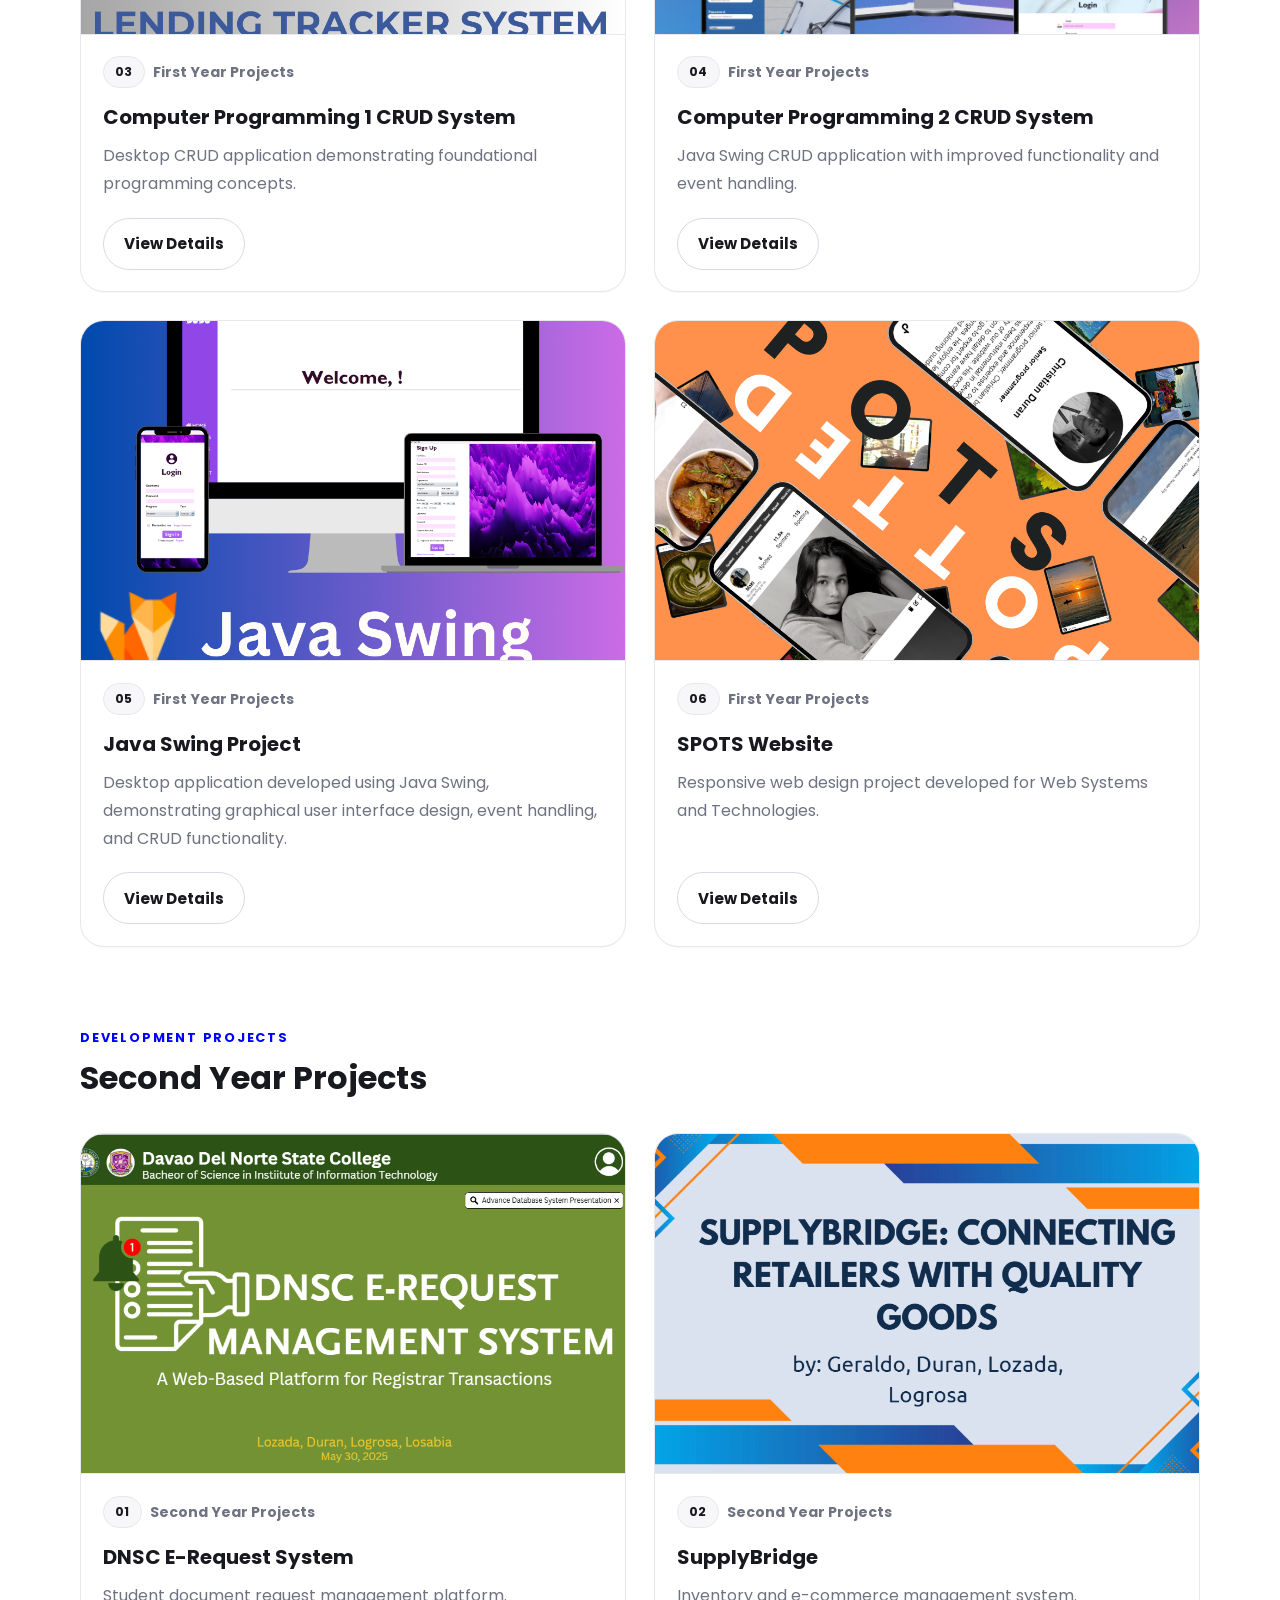
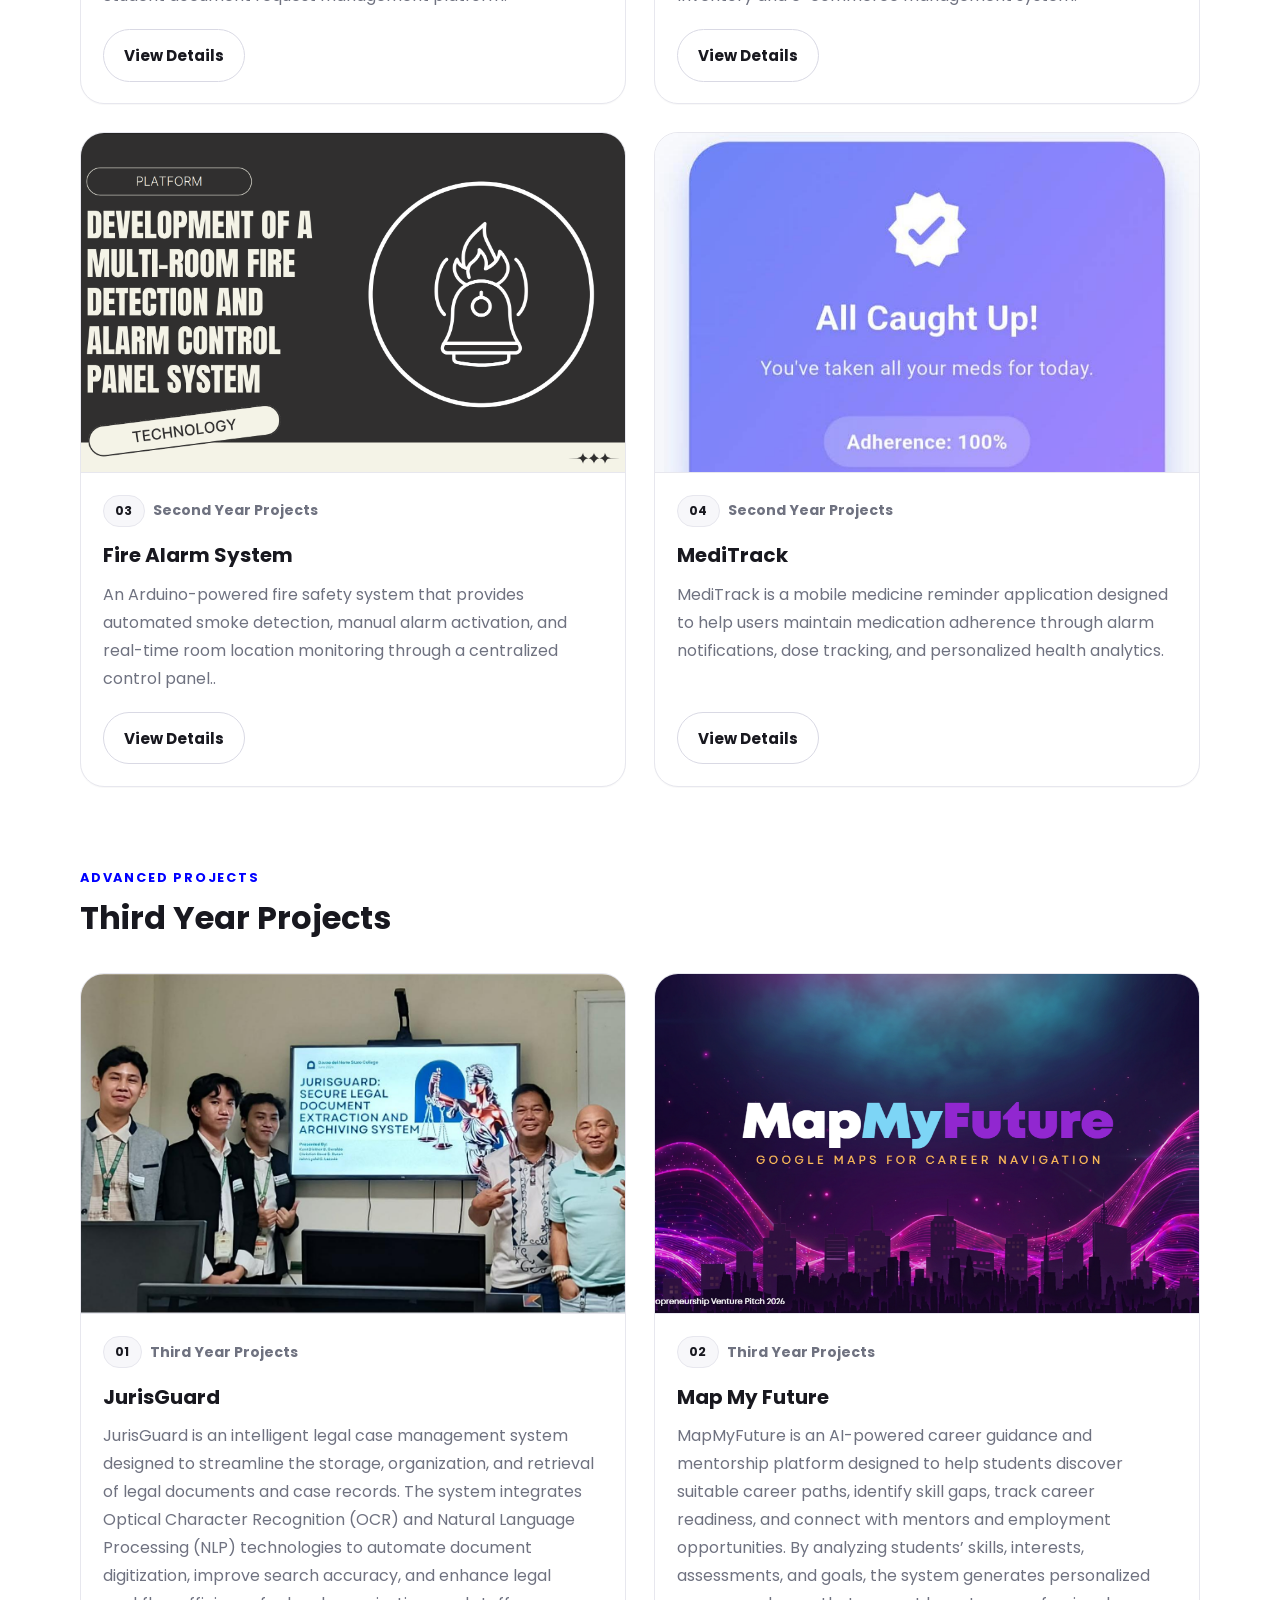
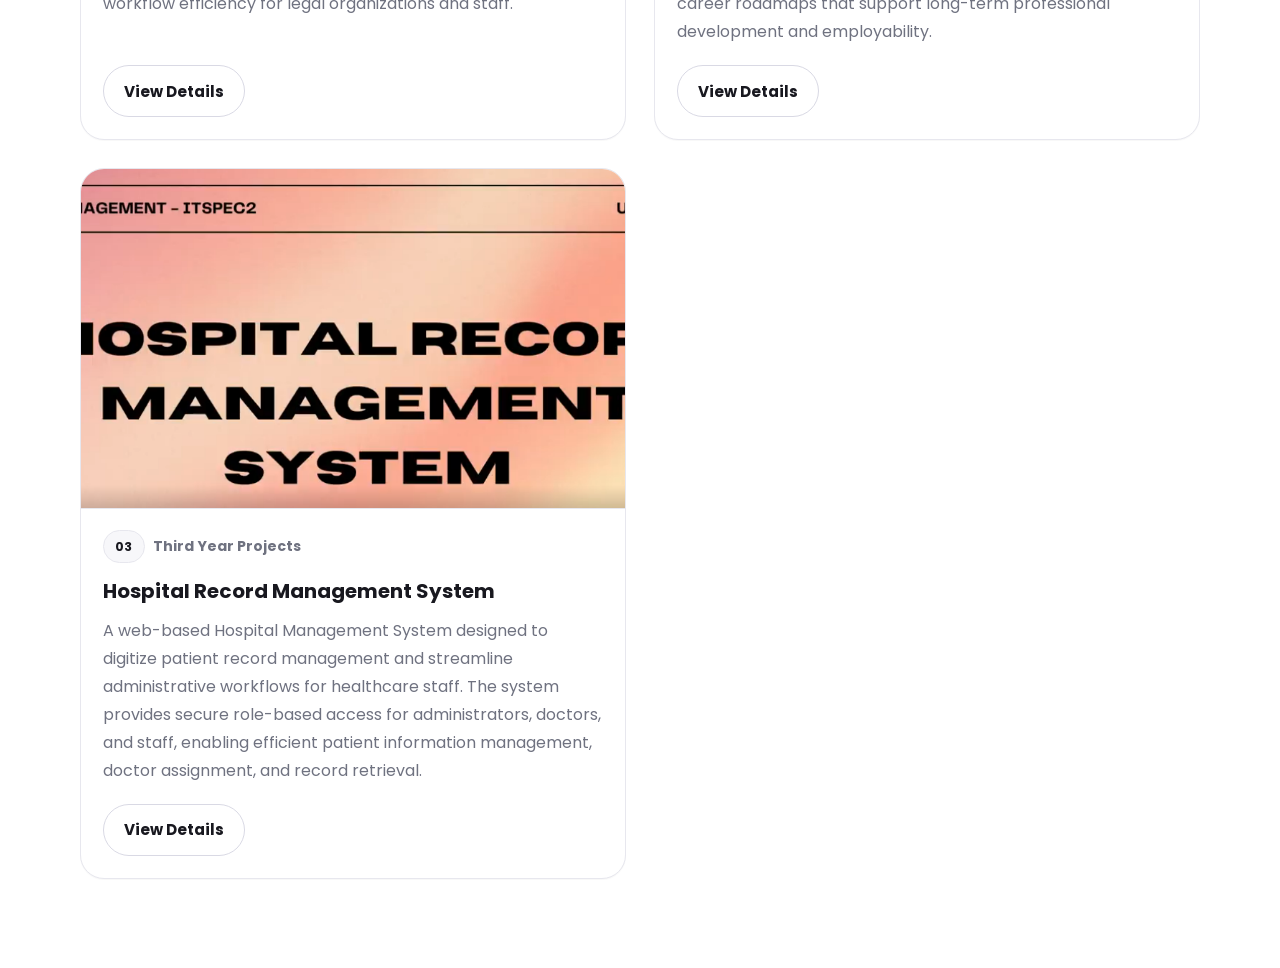
<file: projects.html>
<!DOCTYPE html>
<html lang="en">
  <head>
    <meta charset="UTF-8" />
    <meta http-equiv="X-UA-Compatible" content="IE=edge" />
    <meta name="viewport" content="width=device-width, initial-scale=1.0" />
    <title>Projects | Christian Dave Duran</title>
    <link rel="stylesheet" href="style2.css" />
    <link rel="stylesheet" href="media2.css" />
  </head>
  <body data-page="projects">
    <nav class="site-nav" id="desktop-nav">
      <a class="logo" href="index.html">Christian Dave Duran</a>
      <ul class="nav-links">
        <li><a href="index.html" data-page-link="home">Home</a></li>
        <li><a href="about.html" data-page-link="about">About</a></li>
        <li><a href="projects.html" data-page-link="projects">Projects</a></li>
        <li><a href="contact.html" data-page-link="contact">Contact</a></li>
      </ul>
    </nav>

    <nav class="site-nav" id="hamburger-nav">
      <a class="logo" href="index.html">Christian Dave Duran</a>
      <div class="mobile-nav-actions">
        <div class="hamburger-menu">
        <button class="hamburger-icon" type="button" aria-label="Open menu" aria-expanded="false" onclick="toggleMenu()">
          <span></span>
          <span></span>
          <span></span>
        </button>
        <ul class="menu-links">
          <li><a href="index.html" data-page-link="home">Home</a></li>
          <li><a href="about.html" data-page-link="about">About</a></li>
          <li><a href="projects.html" data-page-link="projects">Projects</a></li>
          <li><a href="contact.html" data-page-link="contact">Contact</a></li>
        </ul>
        </div>
      </div>
    </nav>

    <main>
      <section class="page-section reveal">
        <div class="page-shell">
          <div class="section-heading">
            <p class="section__text__p1">PROJECTS</p>
            <h1 class="title">Academic projects, creative work, and capstone-level systems.</h1>
            <p>Foundation Projects -> Development Projects -> Advanced Projects</p>
          </div>
          <div id="projects-container" class="projects-wrapper"></div>
        </div>
      </section>
    </main>

    <div class="project-modal" id="project-modal" aria-hidden="true">
      <div class="project-modal__overlay" data-close-modal></div>
      <div class="project-modal__content" role="dialog" aria-modal="true" aria-labelledby="modal-title">
        <button class="project-modal__close" type="button" aria-label="Close project details" data-close-modal>&times;</button>
        <p class="section__text__p1" id="modal-category"></p>
        <h2 class="title modal-title" id="modal-title"></h2>
        <div id="modal-body"></div>
      </div>
    </div>

    <script src="typed.js"></script>
    <script src="script2.js"></script>
  </body>
</html>
</file>
<file: style2.css>
/* GENERAL */

@import url("https://fonts.googleapis.com/css2?family=Poppins:wght@300;400;500;600;700&display=swap");

:root {
  --bg: #ffffff;
  --surface: #ffffff;
  --surface-soft: #f7f7fa;
  --text: #18181f;
  --muted: #6f7280;
  --border: #e7e7ee;
  --border-strong: #d9d9e4;
  --accent: rgb(0, 0, 255);
  --accent-soft: rgba(0, 0, 255, 0.08);
  --shadow: 0 18px 50px rgba(20, 20, 30, 0.08);
  --radius: 1.5rem;
  --container: 1120px;
}

* {
  box-sizing: border-box;
  margin: 0;
  padding: 0;
}

html {
  max-width: 100%;
  overflow-x: hidden;
  scroll-behavior: smooth;
}

body {
  background: var(--bg);
  color: var(--text);
  font-family: "Poppins", sans-serif;
  min-height: 100vh;
  max-width: 100%;
  overflow-x: hidden;
  padding-top: 5rem;
}

body[data-page="home"] {
  height: 100vh;
  overflow: hidden;
  padding-top: 0;
}

body[data-page="home"] main {
  height: calc(100vh - 5rem);
  overflow: hidden;
}

body.modal-open {
  overflow: hidden;
}

img {
  display: block;
  max-width: 100%;
}

p {
  color: var(--muted);
  line-height: 1.75;
}

a {
  color: var(--text);
  text-decoration: none;
  transition: color 250ms ease, background 250ms ease, border-color 250ms ease, transform 250ms ease;
}

a:hover {
  color: var(--accent);
}

button,
.btn {
  font: inherit;
}

/* NAVIGATION */

.site-nav {
  align-items: center;
  background: color-mix(in srgb, var(--bg) 76%, transparent);
  backdrop-filter: blur(18px);
  border-bottom: 1px solid rgba(231, 231, 238, 0.86);
  display: grid;
  grid-template-columns: 1fr auto 1fr;
  height: 5rem;
  left: 0;
  padding: 0 clamp(1rem, 6vw, 4.75rem);
  position: fixed;
  right: 0;
  top: 0;
  transition: background 300ms ease, box-shadow 300ms ease, border-color 300ms ease;
  z-index: 900;
}

.site-nav.nav-scrolled {
  background: color-mix(in srgb, var(--bg) 94%, transparent);
  border-color: var(--border);
  box-shadow: 0 10px 32px rgba(20, 20, 30, 0.08);
}

body[data-page="home"] .site-nav {
  position: relative;
}

body[data-page="home"] .site-nav.nav-scrolled {
  background: color-mix(in srgb, var(--bg) 76%, transparent);
  box-shadow: none;
}

.logo {
  color: var(--text);
  font-size: clamp(1rem, 1.8vw, 1.35rem);
  font-weight: 700;
  letter-spacing: -0.01em;
  justify-self: start;
}

.nav-links,
.menu-links {
  list-style: none;
}

.nav-links {
  align-items: center;
  display: flex;
  gap: 0.75rem;
  justify-self: center;
}

.nav-links a,
.menu-links a {
  border-radius: 999px;
  color: #4f5260;
  display: inline-flex;
  font-size: 0.95rem;
  font-weight: 600;
  padding: 0.65rem 0.9rem;
}

.nav-links a.active,
.menu-links a.active {
  background: var(--surface-soft);
  color: var(--text);
  box-shadow: inset 0 0 0 1px var(--border);
}

#hamburger-nav {
  display: none;
}

.mobile-nav-actions {
  align-items: center;
  display: flex;
  gap: 0.75rem;
  justify-self: end;
}

.hamburger-menu {
  position: relative;
}

.hamburger-icon {
  align-items: center;
  background: var(--surface-soft);
  border: 1px solid var(--border);
  border-radius: 0.75rem;
  cursor: pointer;
  display: flex;
  flex-direction: column;
  gap: 0.32rem;
  height: 2.75rem;
  justify-content: center;
  width: 2.75rem;
}

.hamburger-icon span {
  background: var(--text);
  border-radius: 999px;
  height: 2px;
  transition: opacity 250ms ease, transform 250ms ease;
  width: 1.2rem;
}

.hamburger-icon.open span:first-child {
  transform: translateY(0.46rem) rotate(45deg);
}

.hamburger-icon.open span:nth-child(2) {
  opacity: 0;
}

.hamburger-icon.open span:last-child {
  transform: translateY(-0.46rem) rotate(-45deg);
}

.menu-links {
  background: rgba(255, 255, 255, 0.98);
  border: 1px solid var(--border);
  border-radius: 1rem;
  box-shadow: var(--shadow);
  display: grid;
  gap: 0.25rem;
  max-height: 0;
  min-width: 13rem;
  overflow: hidden;
  padding: 0;
  position: absolute;
  right: 0;
  top: calc(100% + 0.75rem);
  transition: max-height 300ms ease, padding 300ms ease;
}

.menu-links.open {
  max-height: 24rem;
  padding: 0.45rem;
}

.menu-links a {
  display: flex;
  justify-content: center;
  width: 100%;
}

/* LAYOUT */

.page-section {
  padding: clamp(3rem, 7vw, 6rem) 1rem;
}

.hero-page {
  align-items: center;
  display: flex;
  height: 100%;
  min-height: 0;
  overflow: hidden;
  padding-bottom: 5rem;
  padding-top: 4rem;
  position: relative;
}

.hero-page::after {
  background: var(--surface-soft);
  border-radius: 50% 50% 0 0 / 100% 100% 0 0;
  bottom: -5.4rem;
  content: "";
  height: 8rem;
  left: -8%;
  position: absolute;
  right: -8%;
  z-index: -1;
}

.page-shell {
  margin: 0 auto;
  max-width: var(--container);
  width: 100%;
}

.section-heading {
  margin-bottom: clamp(2rem, 5vw, 3.5rem);
  max-width: 760px;
}

.section-heading .title {
  margin-bottom: 0.85rem;
  text-align: left;
}

.section__text__p1 {
  color: var(--accent);
  font-size: 0.85rem;
  font-weight: 700;
  letter-spacing: 0.14em;
  margin-bottom: 0.65rem;
  text-transform: uppercase;
}

.title {
  color: var(--text);
  font-size: clamp(2rem, 5vw, 3.75rem);
  font-weight: 700;
  letter-spacing: 0;
  line-height: 1.08;
}

.details-container {
  background: var(--surface);
  border: 1px solid var(--border);
  border-radius: var(--radius);
  box-shadow: 0 1px 1px rgba(20, 20, 30, 0.03);
  transition: border-color 250ms ease, box-shadow 250ms ease, transform 250ms ease;
}

.details-container:hover {
  border-color: var(--border-strong);
  box-shadow: var(--shadow);
  transform: translateY(-3px);
}

/* HERO */

.hero-grid {
  display: block;
}

.hero-copy {
  margin: 0 auto;
  max-width: 840px;
  text-align: center;
}

.hero-title {
  font-size: clamp(3.2rem, 7.1vw, 5.8rem);
  letter-spacing: 0;
  line-height: 1.05;
  margin: 0 auto;
  max-width: 900px;
  text-align: center;
}

.hero-typing {
  color: var(--text);
  font-size: clamp(1.15rem, 2.4vw, 1.55rem);
  font-weight: 600;
  margin: 1.35rem auto 0;
  min-height: 2.6rem;
  max-width: 760px;
  text-align: center;
}

.hero-typing span {
  color: var(--accent);
}

.hero-description {
  font-size: 1.03rem;
  margin: 0.85rem auto 0;
  max-width: 680px;
  text-align: center;
}

.hero-actions,
.hero-social-links {
  justify-content: center;
  margin-top: 1.6rem;
}

.btn-container {
  display: flex;
  flex-wrap: wrap;
  gap: 0.85rem;
}

.btn {
  align-items: center;
  border-radius: 999px;
  cursor: pointer;
  display: inline-flex;
  font-size: 0.95rem;
  font-weight: 700;
  justify-content: center;
  min-height: 3rem;
  padding: 0.85rem 1.25rem;
  transition: background 250ms ease, border-color 250ms ease, color 250ms ease, transform 250ms ease;
}

.btn:hover {
  transform: translateY(-2px);
}

.btn-color-1 {
  background: var(--text);
  border: 1px solid var(--text);
  color: white;
}

.btn-color-1:hover {
  background: var(--accent);
  border-color: var(--accent);
  color: white;
}

.btn-arrow::after {
  content: "->";
  font-weight: 700;
  margin-left: 0.55rem;
}

.btn-color-2 {
  background: var(--surface);
  border: 1px solid var(--border-strong);
  color: var(--text);
}

.btn-color-2:hover {
  background: var(--surface-soft);
  border-color: var(--text);
  color: var(--text);
}

#socials-container {
  display: flex;
  gap: 0.9rem;
  margin-top: 1.5rem;
}

#socials-container a {
  align-items: center;
  background: var(--surface-soft);
  border: 1px solid var(--border);
  border-radius: 50%;
  display: inline-flex;
  height: 2.65rem;
  justify-content: center;
  width: 2.65rem;
}

#socials-container a:hover {
  border-color: var(--accent);
  transform: translateY(-2px);
}

.hero-social-links {
  display: flex;
  gap: 1rem;
}

.hero-social-links a {
  align-items: center;
  background: var(--surface);
  border: 1px solid var(--border);
  border-radius: 50%;
  box-shadow: 0 1px 1px rgba(20, 20, 30, 0.03);
  display: inline-flex;
  height: 3rem;
  justify-content: center;
  transition: border-color 250ms ease, box-shadow 250ms ease, transform 250ms ease;
  width: 3rem;
}

.hero-social-links a:hover {
  border-color: var(--accent);
  box-shadow: var(--shadow);
  transform: translateY(-2px);
}

.icon {
  height: 1.55rem;
  object-fit: contain;
  width: 1.55rem;
}

/* ABOUT */

.about-modern-layout {
  align-items: start;
  display: grid;
  gap: clamp(2rem, 6vw, 4rem);
  grid-template-columns: minmax(280px, 0.78fr) minmax(0, 1.22fr);
}

.about-image-placeholder {
  align-items: stretch;
  aspect-ratio: 4 / 5;
  background: var(--surface-soft);
  border: 1px solid var(--border);
  border-radius: 2rem;
  color: var(--muted);
  display: flex;
  flex-direction: column;
  gap: 1rem;
  padding: 1rem;
  text-align: center;
}

.about-placeholder-frame {
  align-items: center;
  border: 1px dashed var(--border-strong);
  border-radius: 1.45rem;
  color: var(--text);
  display: flex;
  flex: 1;
  font-weight: 700;
  justify-content: center;
  letter-spacing: 0.1em;
  overflow: hidden;
  padding: 0;
  position: relative;
}

.about-profile-image {
  inset: 0;
  height: 100%;
  object-fit: cover;
  object-position: center;
  position: absolute;
  width: 100%;
}

.about-profile-caption {
  background: var(--surface);
  border: 1px solid var(--border);
  border-radius: 1.25rem;
  padding: 1rem;
  text-align: left;
}

.about-profile-caption h2 {
  color: var(--text);
  font-size: 1.15rem;
  margin-bottom: 0.35rem;
}

.about-profile-caption p {
  font-size: 0.9rem;
  line-height: 1.5;
}

.about-title {
  font-size: clamp(1.85rem, 3.35vw, 2.8rem);
  text-align: left;
}

.about-summary {
  display: grid;
  gap: 0.95rem;
  margin-top: 1.25rem;
}

.about-info-grid {
  display: grid;
  gap: 1rem;
  grid-template-columns: repeat(2, minmax(0, 1fr));
  margin-top: 1.5rem;
}

.about-skills-section {
  padding-top: 1rem;
}

.about-info-card {
  align-content: start;
  display: grid;
  gap: 0.25rem;
  padding: 1.25rem;
}

.about-info-card h2,
.contact-card h2,
.contact-form h2 {
  font-size: 1.05rem;
  margin-bottom: 0.75rem;
}

.about-info-card ul {
  color: var(--muted);
  display: grid;
  gap: 0.45rem;
  list-style-position: inside;
}

.about-info-card p + p {
  margin-top: 0.5rem;
}

/* SKILLS */

.technology-grid {
  display: grid;
  gap: 1.25rem;
  grid-template-columns: repeat(3, minmax(0, 1fr));
}

.tech-category-card {
  display: flex;
  flex-direction: column;
  padding: 1.25rem;
}

.experience-sub-title {
  color: var(--text);
  font-size: 1.08rem;
  font-weight: 700;
  margin-bottom: 0.55rem;
}

.tech-category-description {
  font-size: 0.9rem;
  min-height: 3.1rem;
}

.article-container,
.tech-list {
  display: grid;
  gap: 0.7rem;
  grid-template-columns: repeat(2, minmax(0, 1fr));
  margin-top: 1rem;
}

.tech-pill {
  align-items: center;
  background: var(--surface-soft);
  border: 1px solid var(--border);
  border-radius: 999px;
  display: flex;
  gap: 0.55rem;
  min-height: 3rem;
  padding: 0.55rem 0.75rem;
  transition: border-color 250ms ease, transform 250ms ease;
}

.tech-pill:hover {
  border-color: var(--border-strong);
  transform: translateY(-1px);
}

.tech-pill h3 {
  color: var(--text);
  font-size: 0.86rem;
  font-weight: 700;
  line-height: 1.2;
}

.tech-icon-placeholder {
  align-items: center;
  border: 1px dashed var(--accent);
  border-radius: 50%;
  color: var(--muted);
  display: inline-flex;
  flex-shrink: 0;
  font-size: 0.68rem;
  font-weight: 700;
  height: 1.55rem;
  justify-content: center;
  width: 1.55rem;
}

/* PROJECTS */

.projects-wrapper {
  display: flex;
  flex-direction: column;
  gap: clamp(3rem, 7vw, 5rem);
}

.project-group {
  display: flex;
  flex-direction: column;
  gap: 1.4rem;
}

.project-group-header {
  display: grid;
  gap: 0.3rem;
}

.project-group-label {
  color: var(--accent);
  font-size: 0.8rem;
  font-weight: 700;
  letter-spacing: 0.14em;
  text-transform: uppercase;
}

.project-group-title {
  font-size: clamp(1.5rem, 3vw, 2rem);
  text-align: left;
}

.project-grid {
  display: grid;
  gap: 1.75rem;
  grid-template-columns: repeat(2, minmax(0, 1fr));
}

.project-card {
  display: flex;
  flex-direction: column;
  overflow: hidden;
  padding: 0;
}

.project-card-body {
  display: flex;
  flex: 1;
  flex-direction: column;
  padding: 1.35rem;
}

.project-image-wrap {
  align-items: center;
  aspect-ratio: 16 / 10;
  background: var(--surface-soft);
  border-bottom: 1px solid var(--border);
  display: flex;
  justify-content: center;
  min-height: 17rem;
  overflow: hidden;
  width: 100%;
}

.project-img {
  height: 100%;
  object-fit: cover;
  width: 100%;
}

.project-badge-row {
  align-items: center;
  display: flex;
  flex-wrap: wrap;
  gap: 0.55rem;
}

.project-badge-row span,
.modal-tech-tags span {
  background: var(--surface-soft);
  border: 1px solid var(--border);
  border-radius: 999px;
  color: var(--text);
  font-size: 0.78rem;
  font-weight: 700;
  padding: 0.38rem 0.72rem;
}

.project-badge-row p {
  color: var(--muted);
  font-size: 0.88rem;
  font-weight: 700;
}

.project-title {
  color: var(--text);
  font-size: 1.25rem;
  margin-top: 0.85rem;
}

.project-description {
  flex: 1;
  margin: 0.65rem 0 1.2rem;
}

.project-btn {
  align-self: flex-start;
  margin-top: auto;
}

.project-image-placeholder,
.modal-image-placeholder {
  align-items: center;
  color: var(--muted);
  display: flex;
  font-weight: 700;
  justify-content: center;
  min-height: 100%;
  padding: 2rem;
  text-align: center;
  width: 100%;
}

/* PROJECT MODAL */

.project-modal {
  display: none;
  inset: 0;
  position: fixed;
  z-index: 1000;
}

.project-modal.open {
  align-items: center;
  display: flex;
  justify-content: center;
  padding: 1rem;
}

.project-modal__overlay {
  background: rgba(18, 18, 26, 0.62);
  inset: 0;
  position: absolute;
}

.project-modal__content {
  background: var(--surface);
  border: 1px solid var(--border);
  border-radius: 1.5rem;
  box-shadow: var(--shadow);
  max-height: min(90vh, 760px);
  max-width: 1060px;
  overflow-y: auto;
  padding: clamp(1.25rem, 4vw, 2rem);
  position: relative;
  width: min(100%, 1060px);
  z-index: 1;
}

.project-modal__close {
  align-items: center;
  background: var(--surface-soft);
  border: 1px solid var(--border);
  border-radius: 50%;
  color: var(--text);
  cursor: pointer;
  display: flex;
  font-size: 1.35rem;
  height: 2.5rem;
  justify-content: center;
  position: absolute;
  right: 1rem;
  top: 1rem;
  width: 2.5rem;
}

.modal-title {
  font-size: clamp(1.8rem, 4vw, 2.75rem);
  max-width: 860px;
  padding-right: 2.5rem;
  text-align: left;
}

.modal-content-grid {
  display: grid;
  gap: 2rem;
  grid-template-columns: minmax(0, 1.05fr) minmax(0, 0.95fr);
  margin-top: 1.5rem;
}

.modal-image-wrap {
  aspect-ratio: 16 / 10;
  background: var(--surface-soft);
  border: 1px solid var(--border);
  border-radius: 1.25rem;
  display: flex;
  justify-content: center;
  overflow: hidden;
}

.modal-project-img {
  height: 100%;
  object-fit: cover;
  width: 100%;
}

.modal-details-column {
  display: flex;
  flex-direction: column;
  gap: 1.25rem;
}

.modal-section h3,
.modal-bottom-section h3 {
  color: var(--text);
  font-size: 0.82rem;
  letter-spacing: 0.12em;
  margin-bottom: 0.55rem;
  text-transform: uppercase;
}

.modal-section ul {
  color: var(--muted);
  padding-left: 1.15rem;
}

.modal-feature-list {
  display: grid;
  gap: 0.45rem;
}

.modal-links {
  display: flex;
  flex-wrap: wrap;
  gap: 0.75rem;
}

.modal-links a {
  border: 1px solid var(--border-strong);
  border-radius: 999px;
  font-weight: 700;
  padding: 0.75rem 1rem;
}

.modal-links a:hover {
  background: var(--surface-soft);
  color: var(--text);
}

.modal-bottom-section {
  border-top: 1px solid var(--border);
  margin-top: 1.75rem;
  padding-top: 1.35rem;
}

.modal-tech-tags {
  display: flex;
  flex-wrap: wrap;
  gap: 0.65rem;
}

/* CONTACT */

.contact-layout {
  display: grid;
  gap: 1.5rem;
}

.contact-copy {
  max-width: 760px;
}

.contact-copy .title {
  margin-bottom: 1rem;
  text-align: left;
}

.contact-grid {
  display: grid;
  gap: 1rem;
  grid-template-columns: repeat(4, minmax(0, 1fr));
}

.contact-card {
  display: grid;
  gap: 0.65rem;
  padding: 1.25rem;
}

.contact-card a {
  color: var(--muted);
  overflow-wrap: anywhere;
}

.contact-card a:hover {
  color: var(--accent);
}

.contact-form {
  display: grid;
  gap: 0.85rem;
  height: 24.75rem;
  padding: 1.25rem;
}

.contact-form-media {
  align-items: start;
  display: grid;
  gap: 1rem;
  grid-template-columns: minmax(0, 1fr) minmax(240px, 0.42fr);
  margin-top: 0.5rem;
}

.contact-form input,
.contact-form textarea {
  background: var(--surface-soft);
  border: 1px solid var(--border);
  border-radius: 1rem;
  color: var(--text);
  font: inherit;
  padding: 0.9rem 1rem;
  resize: vertical;
}

.contact-form button {
  justify-self: start;
}

.contact-video-card {
  aspect-ratio: auto;
  height: 24.75rem;
  min-height: 0;
  overflow: hidden;
  padding: 0;
}

.contact-loop-video {
  background: var(--surface-soft);
  display: block;
  height: 100%;
  min-height: 0;
  object-fit: cover;
  pointer-events: none;
  user-select: none;
  width: 100%;
}

/* ANIMATIONS */

.reveal {
  opacity: 0;
  transform: translateY(28px);
  transition: opacity 800ms ease, transform 800ms ease;
}

.reveal.reveal-visible {
  opacity: 1;
  transform: translateY(0);
}

@media (prefers-reduced-motion: reduce) {
  html {
    scroll-behavior: auto;
  }

  *,
  *::before,
  *::after {
    transition-duration: 1ms !important;
    animation-duration: 1ms !important;
    animation-iteration-count: 1 !important;
  }

  .reveal {
    opacity: 1;
    transform: none;
  }
}
</file>
<file: media2.css>
@media screen and (max-width: 1100px) {
  .technology-grid {
    grid-template-columns: repeat(2, minmax(0, 1fr));
  }

  .contact-grid {
    grid-template-columns: repeat(2, minmax(0, 1fr));
  }

  .contact-form-media {
    grid-template-columns: 1fr;
  }

  .project-grid {
    grid-template-columns: repeat(2, minmax(0, 1fr));
  }
}

@media screen and (max-width: 900px) {
  #desktop-nav {
    display: none;
  }

  #hamburger-nav {
    display: grid;
  }

  .about-modern-layout,
  .modal-content-grid {
    grid-template-columns: 1fr;
  }

  .about-info-grid {
    grid-template-columns: 1fr;
  }

  .hero-page {
    min-height: auto;
  }

  .hero-title,
  .section-heading .title,
  .about-title,
  .contact-copy .title {
    text-align: center;
  }

  .hero-copy,
  .section-heading,
  .contact-copy {
    margin-left: auto;
    margin-right: auto;
    text-align: center;
  }

  .hero-actions,
  #socials-container,
  .hero-social-links {
    justify-content: center;
  }

  .about-image-placeholder {
    aspect-ratio: 4 / 5;
    min-height: auto;
  }

  .about-placeholder-frame {
    min-height: 0;
  }
}

@media screen and (max-width: 700px) {
  body {
    padding-top: 4.5rem;
  }

  body[data-page="home"] {
    height: 100vh;
    overflow: hidden;
    padding-top: 0;
  }

  body[data-page="home"] main {
    height: calc(100vh - 4.5rem);
    overflow: hidden;
  }

  .site-nav {
    grid-template-columns: 1fr auto;
    height: 4.5rem;
    padding: 0 1rem;
  }

  .page-section {
    padding: 2.5rem 1rem;
  }

  .hero-page {
    min-height: 0;
    padding-bottom: 4.5rem;
    padding-top: 3.5rem;
  }

  .hero-title {
    font-size: clamp(2.05rem, 9.3vw, 2.95rem);
  }

  .hero-typing {
    font-size: 1rem;
    min-height: 2.9rem;
  }

  .hero-description {
    font-size: 0.95rem;
    line-height: 1.65;
  }

  .technology-grid,
  .project-grid,
  .contact-grid {
    grid-template-columns: 1fr;
  }

  .article-container,
  .tech-list {
    grid-template-columns: 1fr;
  }

  .project-image-wrap {
    min-height: 14rem;
  }

  .project-modal.open {
    align-items: flex-start;
    padding: 0.75rem;
  }

  .project-modal__content {
    border-radius: 1.15rem;
    max-height: calc(100vh - 1.5rem);
  }

  .modal-image-wrap {
    aspect-ratio: 4 / 3;
  }

  .contact-form button {
    justify-self: stretch;
  }

}
</file>
